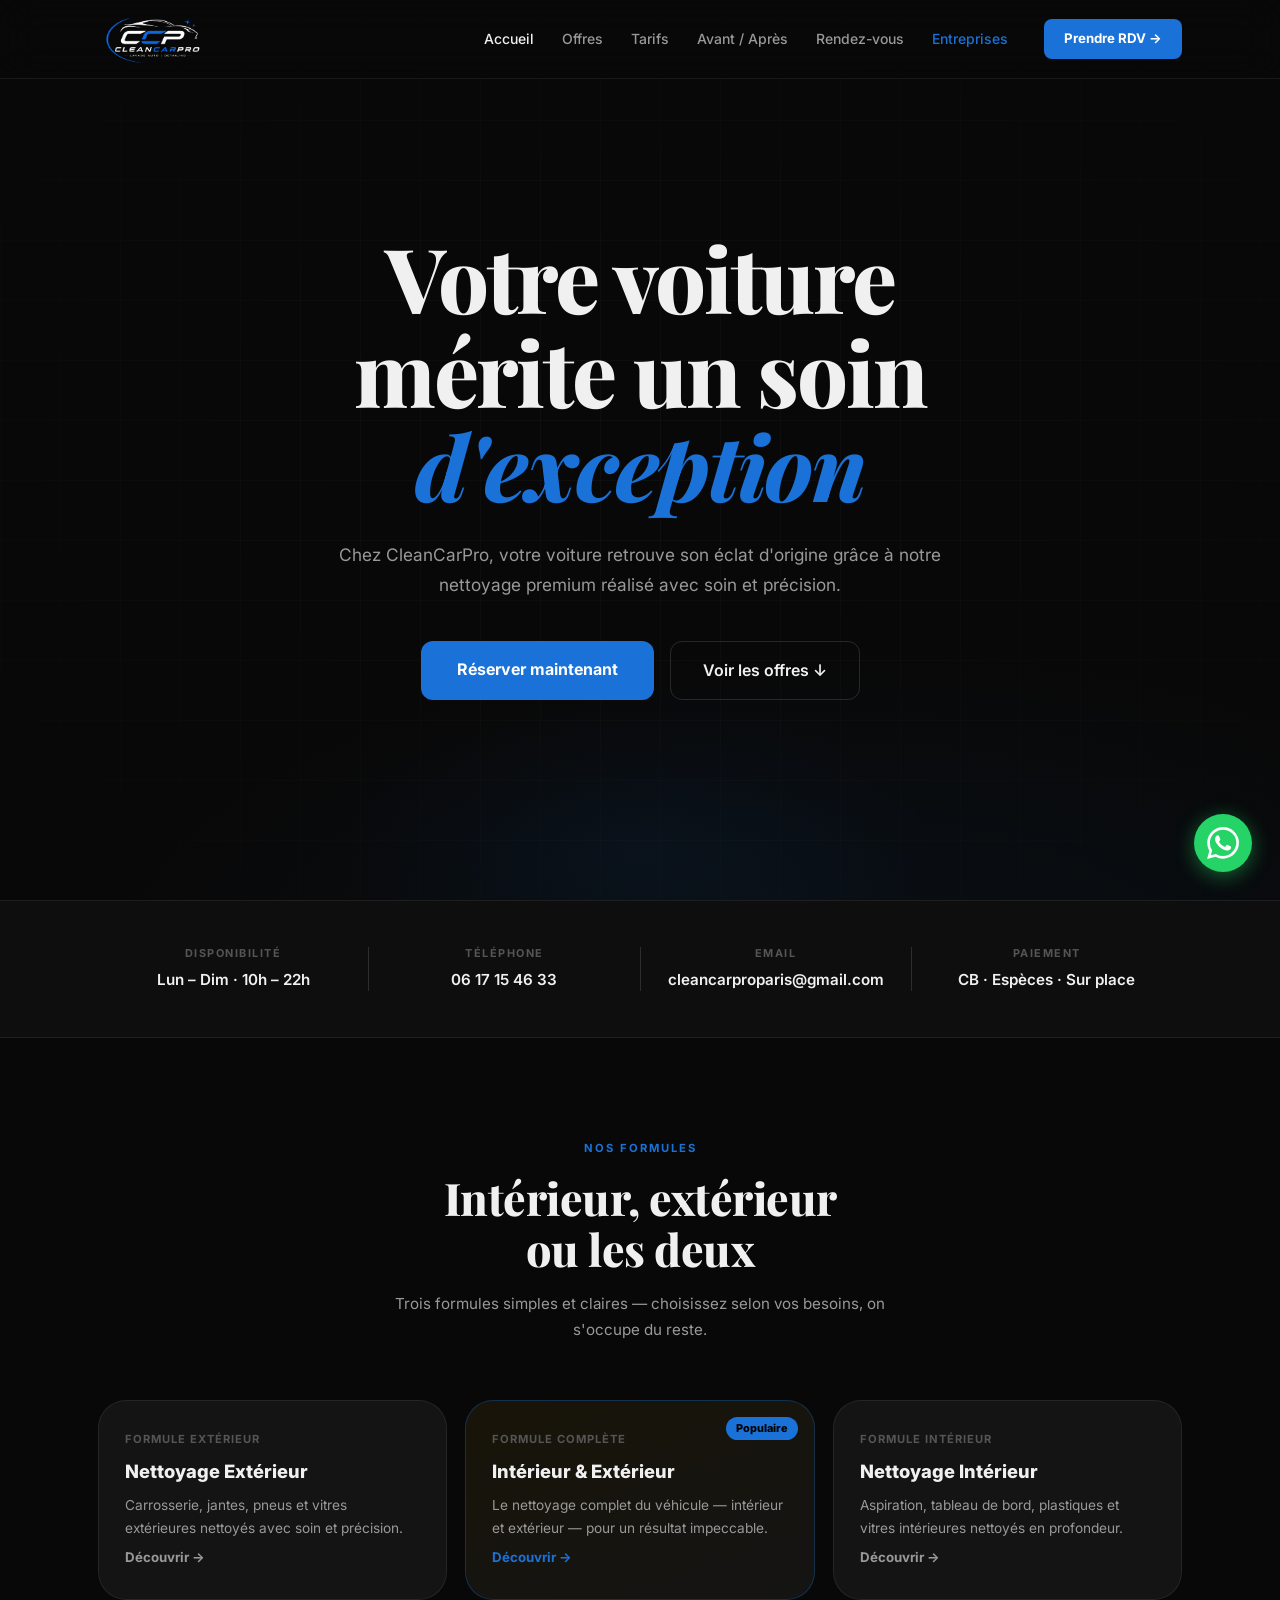
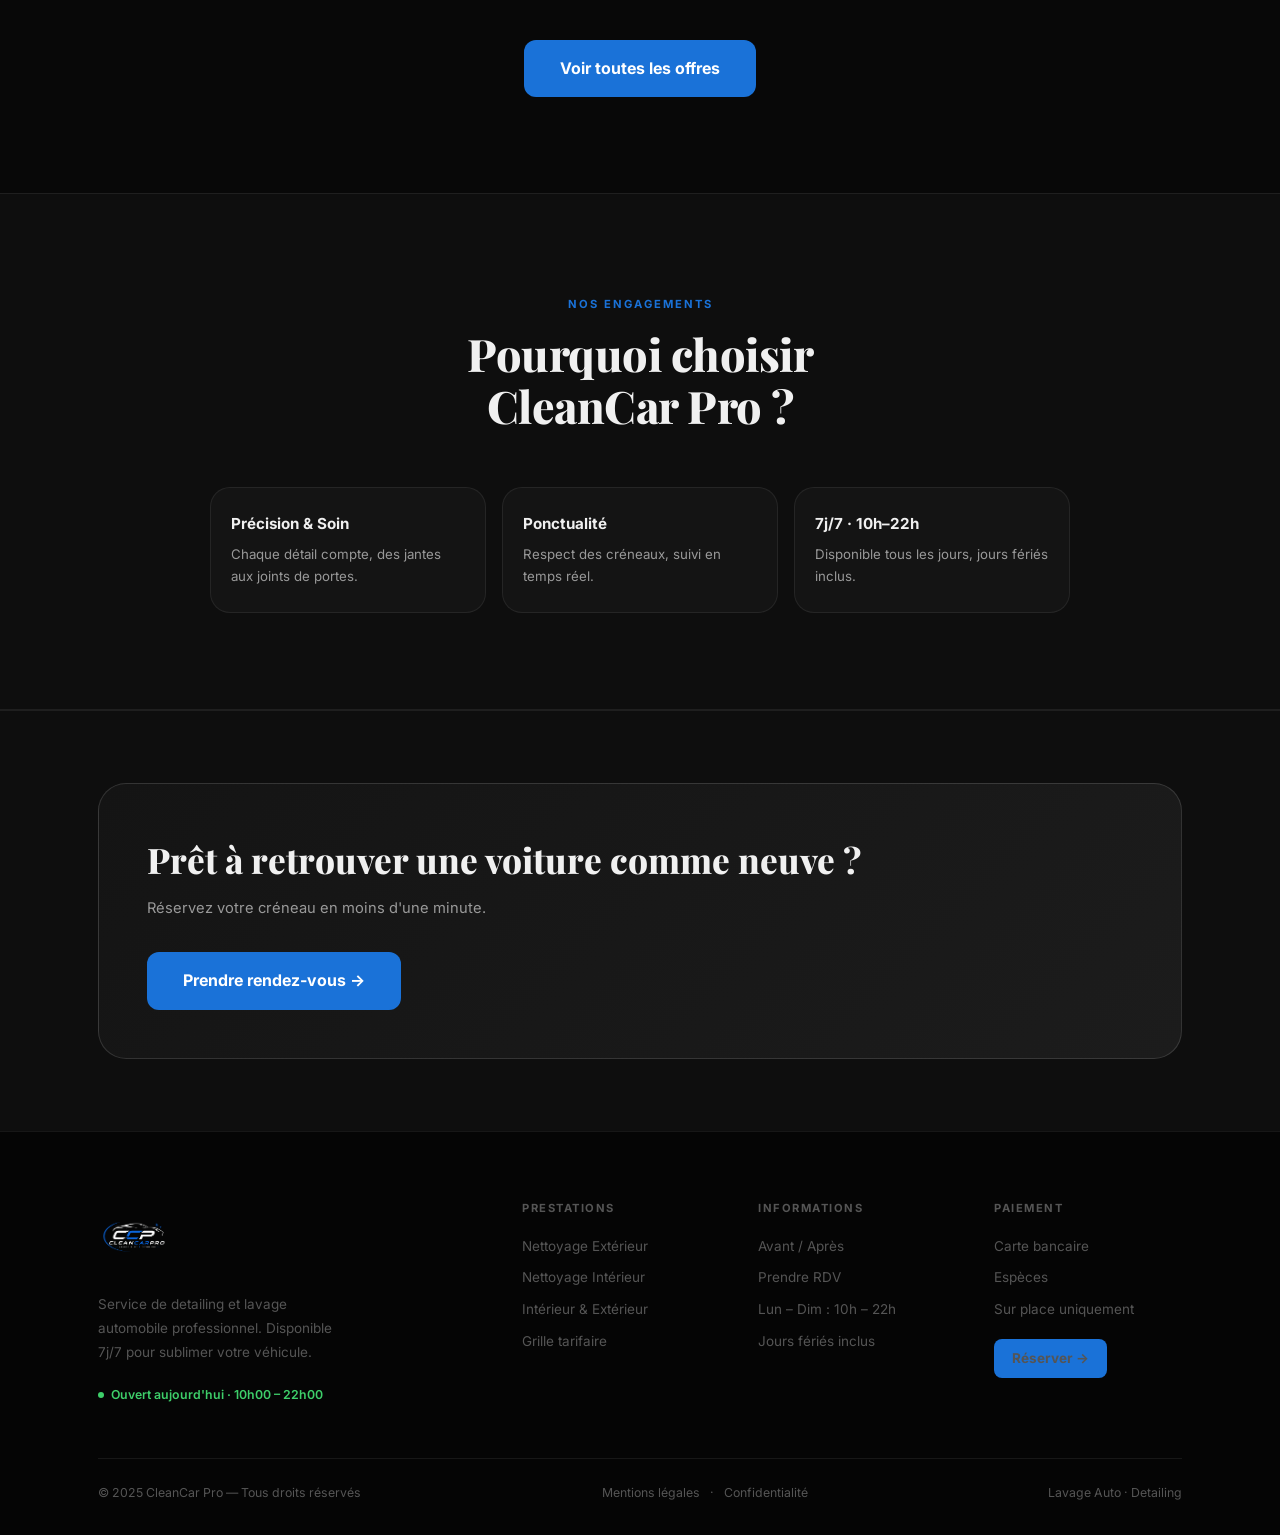
<file: index.html>
<!DOCTYPE html>
<html lang="fr">
<head> <meta charset="UTF-8"/> <link rel="icon" type="image/png" href="logo.png"/><link rel="apple-touch-icon" href="logo.png"/><meta name="viewport" content="width=device-width, initial-scale=1.0"/> <title>CleanCar Pro — Lavage Auto à Domicile | Paris & Île-de-France</title> <meta name="description" content="CleanCar Pro : lavage et nettoyage automobile à domicile sur Paris et région parisienne. Extérieur, intérieur ou pack complet. Déplacement gratuit, disponible 7j/7 de 10h à 22h."/> <link rel="stylesheet" href="style.css"/> <link href="https://fonts.googleapis.com/css2?family=Inter:wght@300;400;500;600;700;800;900&family=Playfair+Display:ital,wght@0,700;0,800;1,700;1,800&display=swap" rel="stylesheet"/>
</head>
<body> <nav id="navbar"> <div class="nav-inner"> <a href="index.html" class="logo"> <img src="logo.png" alt="CleanCar Pro" class="logo-img"/> </a> <ul class="nav-links"> <li><a href="index.html" class="active">Accueil</a></li> <li><a href="offres.html">Offres</a></li> <li><a href="tarifs.html">Tarifs</a></li> <li><a href="avant-apres.html">Avant / Après</a></li> <li><a href="rendez-vous.html">Rendez-vous</a></li> <li><a href="pro.html" style="color:var(--gold)">Entreprises</a></li> </ul> <a href="rendez-vous.html" class="nav-cta">Prendre RDV →</a> <button class="burger" id="burgerBtn" aria-label="Menu"><span></span><span></span><span></span></button> </div> <div class="mobile-nav" id="mobileNav"> <a href="index.html">Accueil</a> <a href="offres.html">Offres</a> <a href="tarifs.html">Tarifs</a> <a href="avant-apres.html">Avant / Après</a> <a href="rendez-vous.html">Rendez-vous</a> <a href="pro.html">Entreprises</a>
    <a href="rendez-vous.html" class="mobile-cta-link">Prendre RDV →</a> </div> </nav> <!--  HERO  --> <section id="hero"> <div class="hero-bg-grid"></div> <div class="hero-glow"></div> <div class="hero-inner"> <div class="hero-left"> <h1>Votre voiture<br/>mérite un soin<br/><em>d'exception</em></h1> <p class="hero-desc">Chez CleanCarPro, votre voiture retrouve son éclat d'origine grâce à notre nettoyage premium réalisé avec soin et précision.</p> <div class="hero-ctas"> <a href="rendez-vous.html" class="btn-gold">Réserver maintenant</a> <a href="offres.html" class="btn-ghost">Voir les offres ↓</a> </div> </div> </div> </section> <!-- INFO BAR --> <div class="info-bar"> <div class="container"> <div class="info-bar-row"> <div class="info-bar-item"> <div class="info-bar-label">Disponibilité</div> <div class="info-bar-value">Lun – Dim · 10h – 22h</div> </div> <div class="info-bar-sep"></div> <div class="info-bar-item"> <div class="info-bar-label">Téléphone</div> <div class="info-bar-value"><a href="tel:0617154633">06 17 15 46 33</a></div> </div> <div class="info-bar-sep"></div> <div class="info-bar-item"> <div class="info-bar-label">Email</div> <div class="info-bar-value"><a href="mailto:cleancarproparis@gmail.com">cleancarproparis@gmail.com</a></div> </div> <div class="info-bar-sep"></div> <div class="info-bar-item"> <div class="info-bar-label">Paiement</div> <div class="info-bar-value">CB · Espèces · Sur place</div> </div> </div> </div> </div> <!--  FORMULES APERÇU  --> <section class="section-light"> <div class="container"> <div class="section-header"> <div class="section-tag">Nos Formules</div> <h2>Intérieur, extérieur<br/>ou les deux</h2> <p>Trois formules simples et claires — choisissez selon vos besoins, on s'occupe du reste.</p> </div> <div class="cards-3"> <div class="offer-card" data-reveal> <div class="oc-tier">Formule Extérieur</div> <h3>Nettoyage Extérieur</h3> <p>Carrosserie, jantes, pneus et vitres extérieures nettoyés avec soin et précision.</p> <a href="offres.html" class="oc-link">Découvrir →</a> </div> <div class="offer-card featured" data-reveal> <div class="oc-pop">Populaire</div> <div class="oc-tier">Formule Complète</div> <h3>Intérieur & Extérieur</h3> <p>Le nettoyage complet du véhicule — intérieur et extérieur — pour un résultat impeccable.</p> <a href="offres.html" class="oc-link gold">Découvrir →</a> </div> <div class="offer-card" data-reveal> <div class="oc-tier">Formule Intérieur</div> <h3>Nettoyage Intérieur</h3> <p>Aspiration, tableau de bord, plastiques et vitres intérieures nettoyés en profondeur.</p> <a href="offres.html" class="oc-link">Découvrir →</a> </div> </div> <div class="center-cta"> <a href="offres.html" class="btn-gold">Voir toutes les offres</a> </div> </div> </section> <!--  POURQUOI NOUS  --> <section class="section-dark"> <div class="container"> <div class="section-header"> <div class="section-tag">Nos engagements</div> <h2>Pourquoi choisir<br/>CleanCar Pro ?</h2> </div> <div class="why-grid"> <div class="why-item" data-reveal><h4>Précision & Soin</h4><p>Chaque détail compte, des jantes aux joints de portes.</p></div> <div class="why-item" data-reveal><h4>Ponctualité</h4><p>Respect des créneaux, suivi en temps réel.</p></div> <div class="why-item" data-reveal><h4>7j/7 · 10h–22h</h4><p>Disponible tous les jours, jours fériés inclus.</p></div> </div> </div> </section> <!--  CTA BANNER  --> <section class="cta-banner"> <div class="container"> <div class="cta-banner-inner"> <div> <h2>Prêt à retrouver une voiture comme neuve ?</h2> <p>Réservez votre créneau en moins d'une minute.</p> </div> <a href="rendez-vous.html" class="btn-gold">Prendre rendez-vous →</a> </div> </div> </section> <footer id="site-footer"> <div class="container"> <div class="footer-top"> <div class="footer-brand"> <a href="index.html" class="logo" style="display:inline-block;margin-bottom:14px"> <img src="logo.png" alt="CleanCar Pro" class="footer-logo-img"/> </a> <p>Service de detailing et lavage automobile professionnel. Disponible 7j/7 pour sublimer votre véhicule.</p> <div class="footer-open"><span class="live-dot"></span> Ouvert aujourd'hui · 10h00 – 22h00</div> </div> <div class="footer-col"> <h5>Prestations</h5> <ul> <li><a href="offres.html">Nettoyage Extérieur</a></li> <li><a href="offres.html">Nettoyage Intérieur</a></li> <li><a href="offres.html">Intérieur & Extérieur</a></li> <li><a href="tarifs.html">Grille tarifaire</a></li> </ul> </div> <div class="footer-col"> <h5>Informations</h5> <ul> <li><a href="avant-apres.html">Avant / Après</a></li> <li><a href="rendez-vous.html">Prendre RDV</a></li> <li>Lun – Dim : 10h – 22h</li> <li>Jours fériés inclus</li> </ul> </div> <div class="footer-col"> <h5>Paiement</h5> <ul> <li> Carte bancaire</li> <li> Espèces</li> <li> Sur place uniquement</li> </ul> <a href="rendez-vous.html" class="footer-rdv">Réserver →</a> </div> </div> <div class="footer-bottom"> <span>© 2025 CleanCar Pro — Tous droits réservés</span> <div class="footer-legal-links"><a href="mentions-legales.html">Mentions légales</a><span>·</span><a href="confidentialite.html">Confidentialité</a></div> <span>Lavage Auto · Detailing</span> </div> </div> </footer> <script src="script.js"></script>
<a href="https://wa.me/33617154633" class="whatsapp-float" target="_blank" rel="noopener" aria-label="Nous contacter sur WhatsApp"><svg xmlns="http://www.w3.org/2000/svg" viewBox="0 0 24 24"><path d="M17.472 14.382c-.297-.149-1.758-.867-2.03-.967-.273-.099-.471-.148-.67.15-.197.297-.767.966-.94 1.164-.173.199-.347.223-.644.075-.297-.15-1.255-.463-2.39-1.475-.883-.788-1.48-1.761-1.653-2.059-.173-.297-.018-.458.13-.606.134-.133.298-.347.446-.52.149-.174.198-.298.298-.497.099-.198.05-.371-.025-.52-.075-.149-.669-1.612-.916-2.207-.242-.579-.487-.5-.669-.51-.173-.008-.371-.01-.57-.01-.198 0-.52.074-.792.372-.272.297-1.04 1.016-1.04 2.479 0 1.462 1.065 2.875 1.213 3.074.149.198 2.096 3.2 5.077 4.487.709.306 1.262.489 1.694.625.712.227 1.36.195 1.871.118.571-.085 1.758-.719 2.006-1.413.248-.694.248-1.289.173-1.413-.074-.124-.272-.198-.57-.347m-5.421 7.403h-.004a9.87 9.87 0 01-5.031-1.378l-.361-.214-3.741.982.998-3.648-.235-.374a9.86 9.86 0 01-1.51-5.26c.001-5.45 4.436-9.884 9.888-9.884 2.64 0 5.122 1.03 6.988 2.898a9.825 9.825 0 012.893 6.994c-.003 5.45-4.437 9.884-9.885 9.884m8.413-18.297A11.815 11.815 0 0012.05 0C5.495 0 .16 5.335.157 11.892c0 2.096.547 4.142 1.588 5.945L.057 24l6.305-1.654a11.882 11.882 0 005.683 1.448h.005c6.554 0 11.89-5.335 11.893-11.893a11.821 11.821 0 00-3.48-8.413z"/></svg></a>
</body>
</html>
</file>
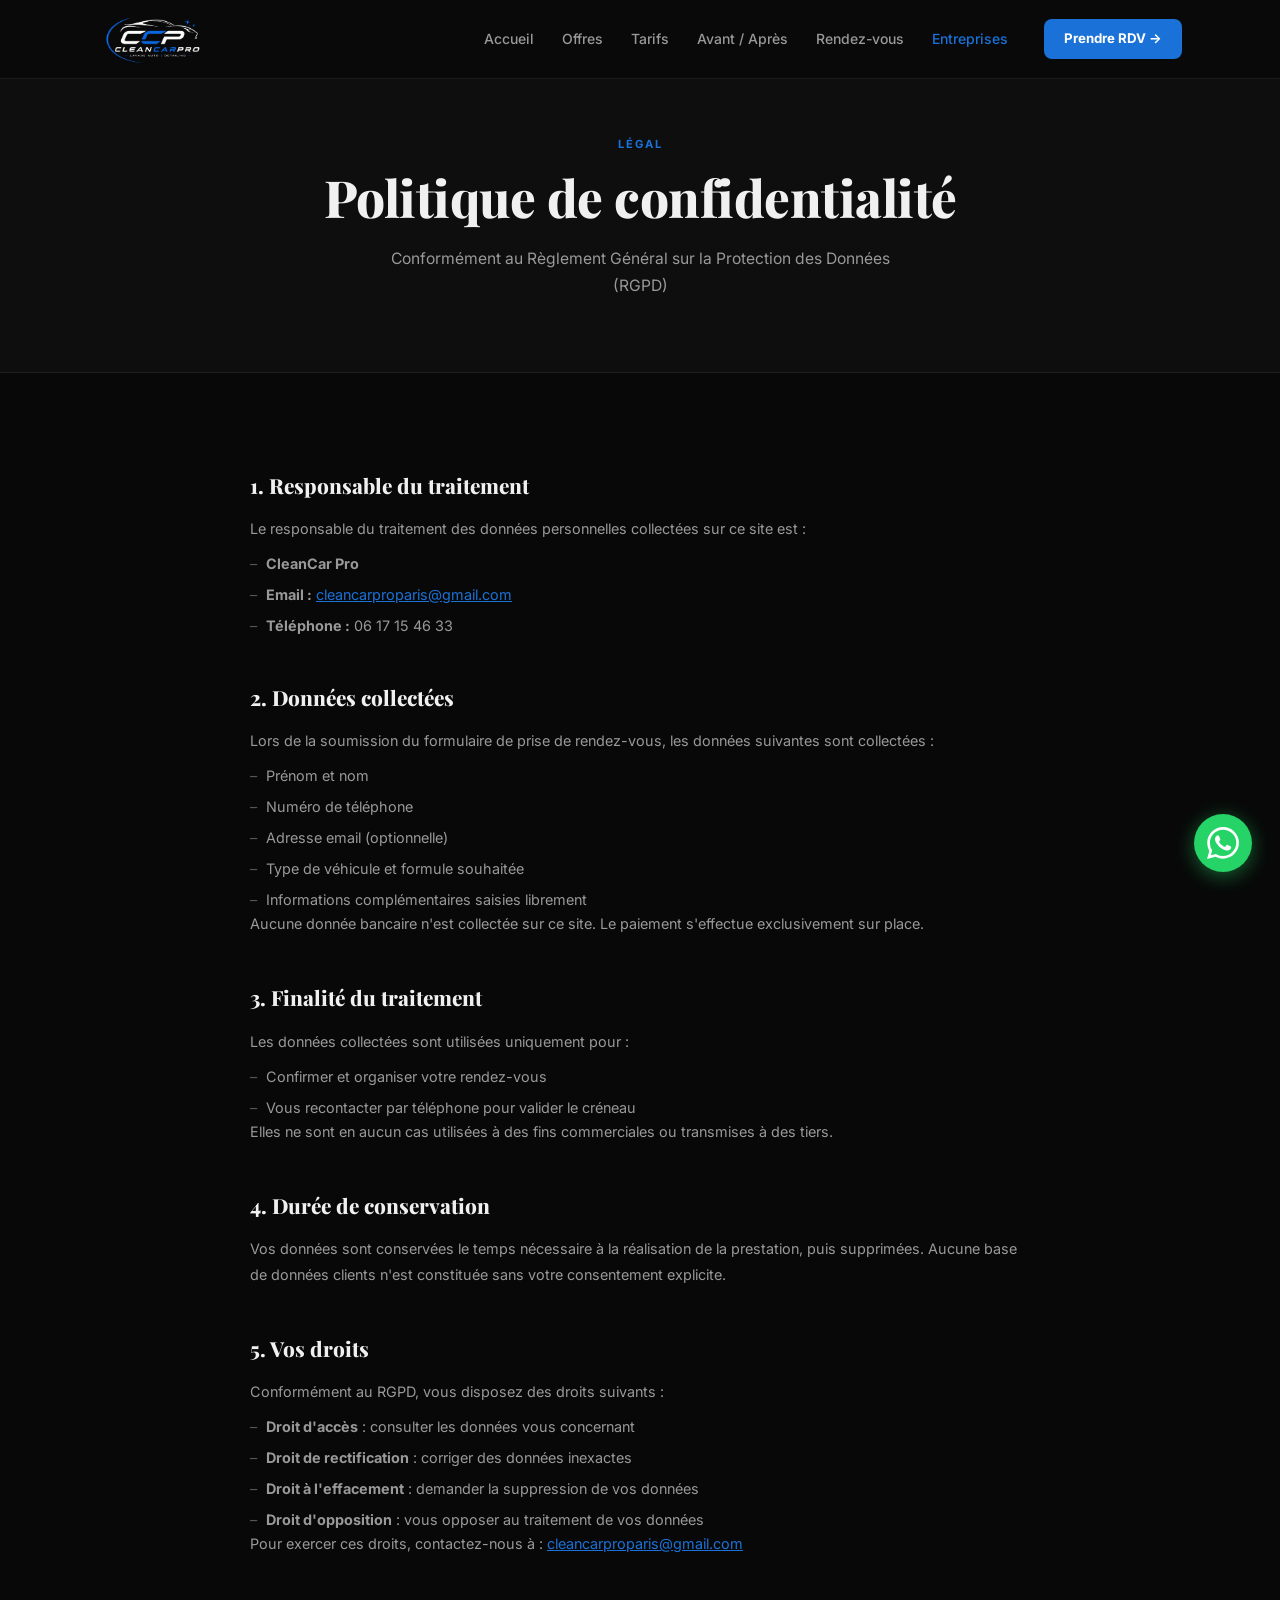
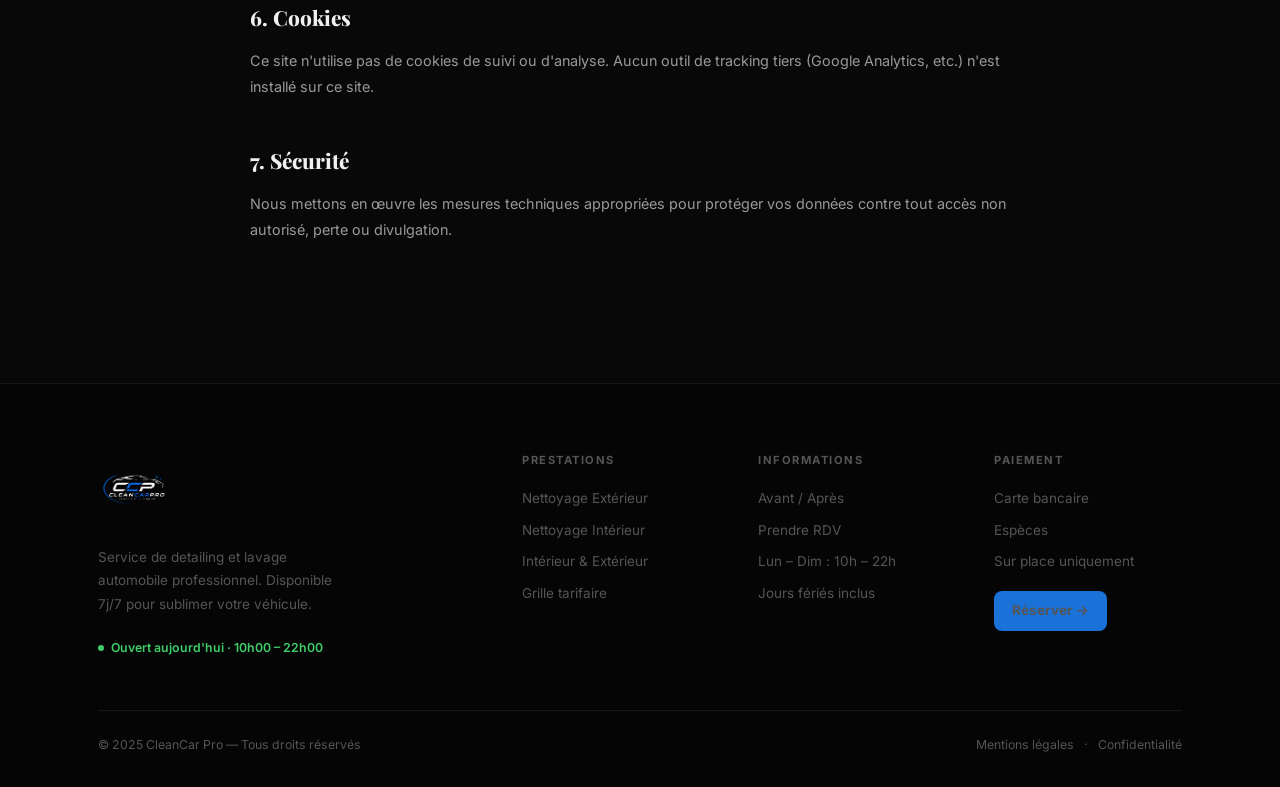
<file: confidentialite.html>
<!DOCTYPE html>
<html lang="fr">
<head> <meta charset="UTF-8"/> <link rel="icon" type="image/png" href="logo.png"/><link rel="apple-touch-icon" href="logo.png"/><meta name="viewport" content="width=device-width, initial-scale=1.0"/> <title>CleanCar Pro — Politique de confidentialité</title> <link rel="stylesheet" href="style.css"/> <link href="https://fonts.googleapis.com/css2?family=Inter:wght@300;400;500;600;700;800;900&family=Playfair+Display:ital,wght@0,700;0,800;1,700;1,800&display=swap" rel="stylesheet"/>
</head>
<body> <nav id="navbar"> <div class="nav-inner"> <a href="index.html" class="logo"> <img src="logo.png" alt="CleanCar Pro" class="logo-img"/> </a> <ul class="nav-links"> <li><a href="index.html">Accueil</a></li> <li><a href="offres.html">Offres</a></li> <li><a href="tarifs.html">Tarifs</a></li> <li><a href="avant-apres.html">Avant / Après</a></li> <li><a href="rendez-vous.html">Rendez-vous</a></li> <li><a href="pro.html" style="color:var(--gold)">Entreprises</a></li> </ul> <a href="rendez-vous.html" class="nav-cta">Prendre RDV →</a> <button class="burger" id="burgerBtn" aria-label="Menu"><span></span><span></span><span></span></button> </div> <div class="mobile-nav" id="mobileNav"> <a href="index.html">Accueil</a> <a href="offres.html">Offres</a> <a href="tarifs.html">Tarifs</a> <a href="avant-apres.html">Avant / Après</a> <a href="rendez-vous.html">Rendez-vous</a> <a href="pro.html">Entreprises</a>
    <a href="rendez-vous.html" class="mobile-cta-link">Prendre RDV →</a> </div> </nav>

<div class="page-hero"> <div class="container"> <div class="section-tag">Légal</div> <h1>Politique de confidentialité</h1> <p>Conformément au Règlement Général sur la Protection des Données (RGPD)</p> </div> </div>

<section class="section-light"> <div class="container"> <div class="legal-content">

<div class="legal-block">
<h2>1. Responsable du traitement</h2>
<p>Le responsable du traitement des données personnelles collectées sur ce site est :</p>
<ul>
<li><strong>CleanCar Pro</strong></li>
<li><strong>Email :</strong> <a href="mailto:cleancarproparis@gmail.com">cleancarproparis@gmail.com</a></li>
<li><strong>Téléphone :</strong> 06 17 15 46 33</li>
</ul>
</div>

<div class="legal-block">
<h2>2. Données collectées</h2>
<p>Lors de la soumission du formulaire de prise de rendez-vous, les données suivantes sont collectées :</p>
<ul>
<li>Prénom et nom</li>
<li>Numéro de téléphone</li>
<li>Adresse email (optionnelle)</li>
<li>Type de véhicule et formule souhaitée</li>
<li>Informations complémentaires saisies librement</li>
</ul>
<p>Aucune donnée bancaire n'est collectée sur ce site. Le paiement s'effectue exclusivement sur place.</p>
</div>

<div class="legal-block">
<h2>3. Finalité du traitement</h2>
<p>Les données collectées sont utilisées uniquement pour :</p>
<ul>
<li>Confirmer et organiser votre rendez-vous</li>
<li>Vous recontacter par téléphone pour valider le créneau</li>
</ul>
<p>Elles ne sont en aucun cas utilisées à des fins commerciales ou transmises à des tiers.</p>
</div>

<div class="legal-block">
<h2>4. Durée de conservation</h2>
<p>Vos données sont conservées le temps nécessaire à la réalisation de la prestation, puis supprimées. Aucune base de données clients n'est constituée sans votre consentement explicite.</p>
</div>

<div class="legal-block">
<h2>5. Vos droits</h2>
<p>Conformément au RGPD, vous disposez des droits suivants :</p>
<ul>
<li><strong>Droit d'accès</strong> : consulter les données vous concernant</li>
<li><strong>Droit de rectification</strong> : corriger des données inexactes</li>
<li><strong>Droit à l'effacement</strong> : demander la suppression de vos données</li>
<li><strong>Droit d'opposition</strong> : vous opposer au traitement de vos données</li>
</ul>
<p>Pour exercer ces droits, contactez-nous à : <a href="mailto:cleancarproparis@gmail.com">cleancarproparis@gmail.com</a></p>
</div>

<div class="legal-block">
<h2>6. Cookies</h2>
<p>Ce site n'utilise pas de cookies de suivi ou d'analyse. Aucun outil de tracking tiers (Google Analytics, etc.) n'est installé sur ce site.</p>
</div>

<div class="legal-block">
<h2>7. Sécurité</h2>
<p>Nous mettons en œuvre les mesures techniques appropriées pour protéger vos données contre tout accès non autorisé, perte ou divulgation.</p>
</div>

</div> </div> </section>

<footer id="site-footer"> <div class="container"> <div class="footer-top"> <div class="footer-brand"> <a href="index.html" class="logo" style="display:inline-block;margin-bottom:14px"> <img src="logo.png" alt="CleanCar Pro" class="footer-logo-img"/> </a> <p>Service de detailing et lavage automobile professionnel. Disponible 7j/7 pour sublimer votre véhicule.</p> <div class="footer-open"><span class="live-dot"></span> Ouvert aujourd'hui · 10h00 – 22h00</div> </div> <div class="footer-col"><h5>Prestations</h5><ul> <li><a href="offres.html">Nettoyage Extérieur</a></li> <li><a href="offres.html">Nettoyage Intérieur</a></li> <li><a href="offres.html">Intérieur &amp; Extérieur</a></li> <li><a href="tarifs.html">Grille tarifaire</a></li> </ul></div> <div class="footer-col"><h5>Informations</h5><ul> <li><a href="avant-apres.html">Avant / Après</a></li> <li><a href="rendez-vous.html">Prendre RDV</a></li> <li>Lun – Dim : 10h – 22h</li> <li>Jours fériés inclus</li> </ul></div> <div class="footer-col"><h5>Paiement</h5><ul> <li>Carte bancaire</li><li>Espèces</li><li>Sur place uniquement</li> </ul><a href="rendez-vous.html" class="footer-rdv">Réserver →</a></div> </div> <div class="footer-bottom"> <span>© 2025 CleanCar Pro — Tous droits réservés</span> <div class="footer-legal-links"><a href="mentions-legales.html">Mentions légales</a><span>·</span><a href="confidentialite.html">Confidentialité</a></div> </div> </div> </footer>
<script src="script.js"></script>
<a href="https://wa.me/33617154633" class="whatsapp-float" target="_blank" rel="noopener" aria-label="Nous contacter sur WhatsApp"><svg xmlns="http://www.w3.org/2000/svg" viewBox="0 0 24 24"><path d="M17.472 14.382c-.297-.149-1.758-.867-2.03-.967-.273-.099-.471-.148-.67.15-.197.297-.767.966-.94 1.164-.173.199-.347.223-.644.075-.297-.15-1.255-.463-2.39-1.475-.883-.788-1.48-1.761-1.653-2.059-.173-.297-.018-.458.13-.606.134-.133.298-.347.446-.52.149-.174.198-.298.298-.497.099-.198.05-.371-.025-.52-.075-.149-.669-1.612-.916-2.207-.242-.579-.487-.5-.669-.51-.173-.008-.371-.01-.57-.01-.198 0-.52.074-.792.372-.272.297-1.04 1.016-1.04 2.479 0 1.462 1.065 2.875 1.213 3.074.149.198 2.096 3.2 5.077 4.487.709.306 1.262.489 1.694.625.712.227 1.36.195 1.871.118.571-.085 1.758-.719 2.006-1.413.248-.694.248-1.289.173-1.413-.074-.124-.272-.198-.57-.347m-5.421 7.403h-.004a9.87 9.87 0 01-5.031-1.378l-.361-.214-3.741.982.998-3.648-.235-.374a9.86 9.86 0 01-1.51-5.26c.001-5.45 4.436-9.884 9.888-9.884 2.64 0 5.122 1.03 6.988 2.898a9.825 9.825 0 012.893 6.994c-.003 5.45-4.437 9.884-9.885 9.884m8.413-18.297A11.815 11.815 0 0012.05 0C5.495 0 .16 5.335.157 11.892c0 2.096.547 4.142 1.588 5.945L.057 24l6.305-1.654a11.882 11.882 0 005.683 1.448h.005c6.554 0 11.89-5.335 11.893-11.893a11.821 11.821 0 00-3.48-8.413z"/></svg></a>
</body>
</html>
</file>
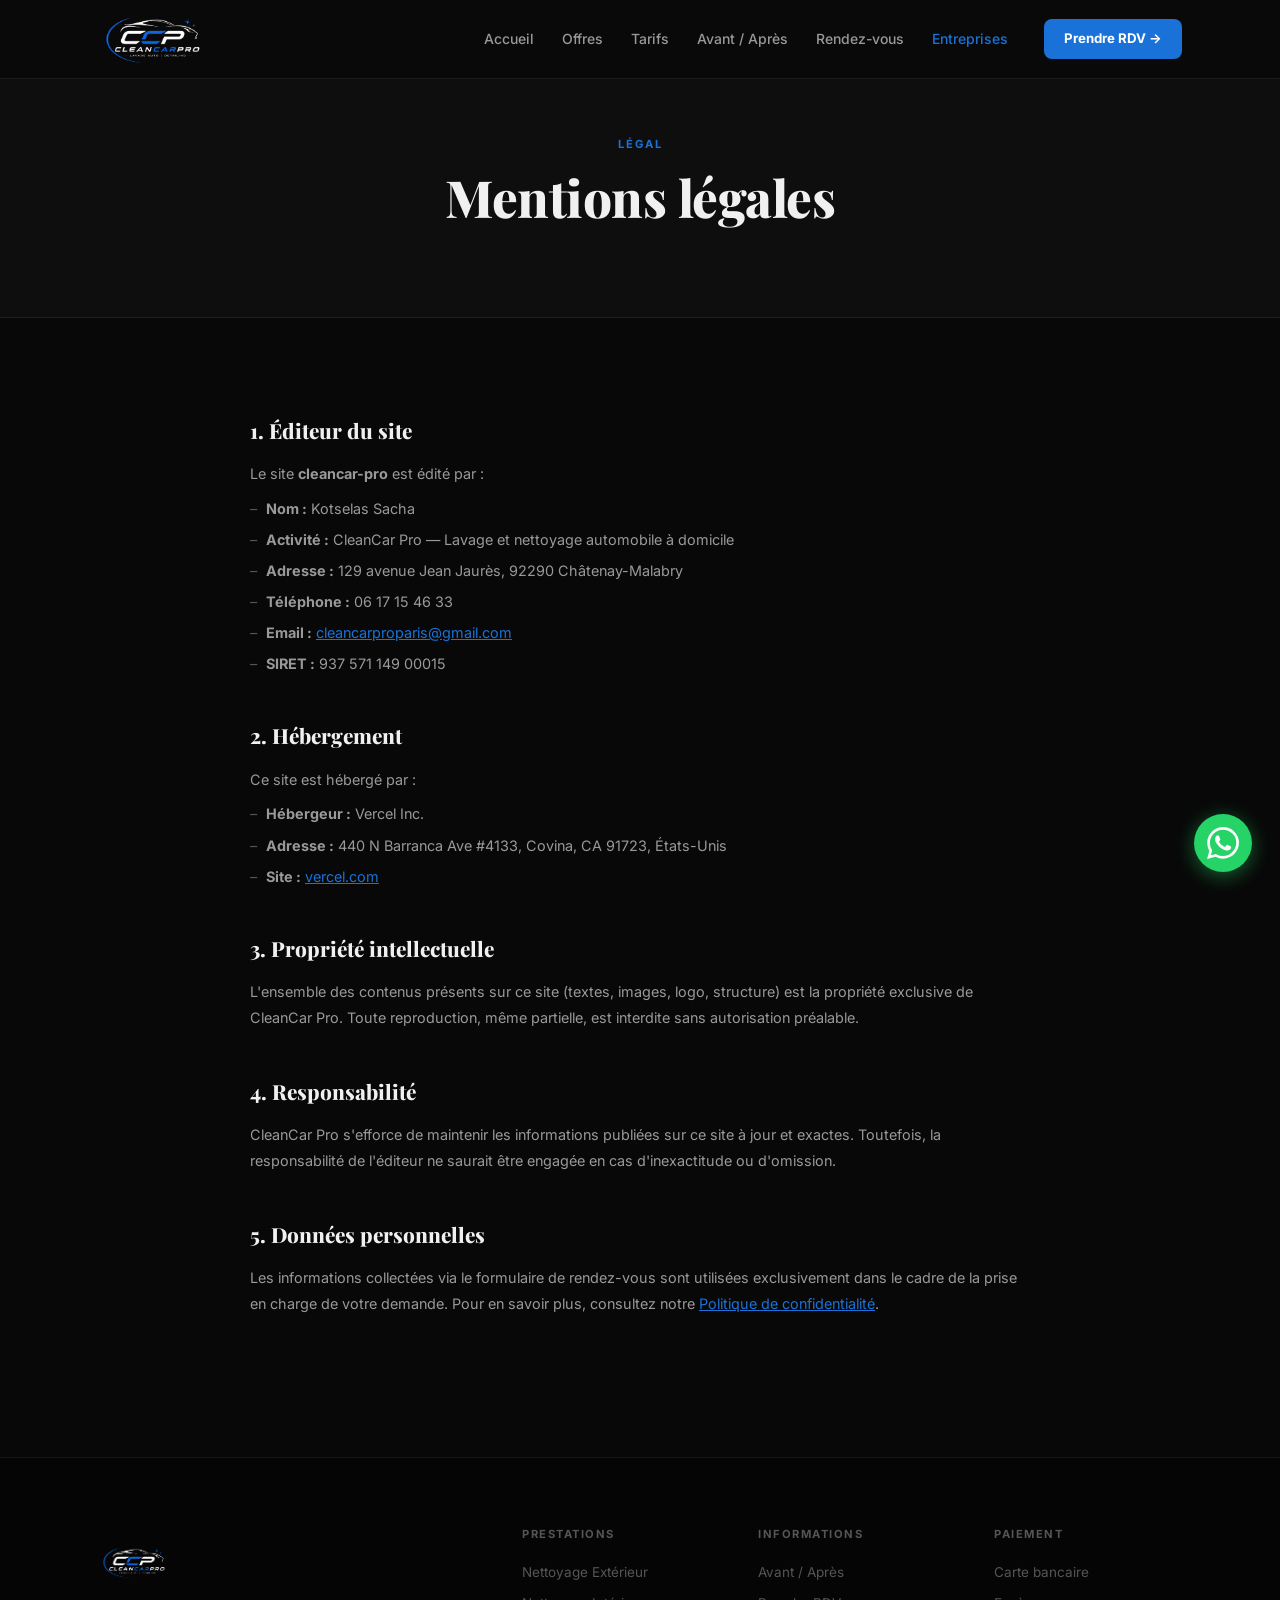
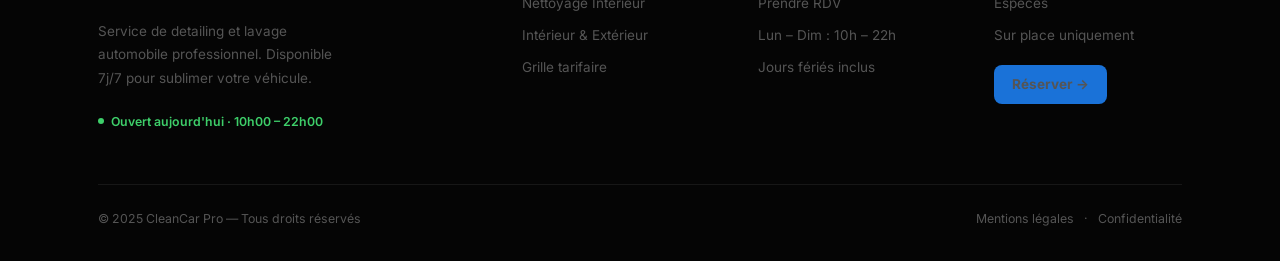
<file: mentions-legales.html>
<!DOCTYPE html>
<html lang="fr">
<head> <meta charset="UTF-8"/> <link rel="icon" type="image/png" href="logo.png"/><link rel="apple-touch-icon" href="logo.png"/><meta name="viewport" content="width=device-width, initial-scale=1.0"/> <title>CleanCar Pro — Mentions Légales</title> <link rel="stylesheet" href="style.css"/> <link href="https://fonts.googleapis.com/css2?family=Inter:wght@300;400;500;600;700;800;900&family=Playfair+Display:ital,wght@0,700;0,800;1,700;1,800&display=swap" rel="stylesheet"/>
</head>
<body> <nav id="navbar"> <div class="nav-inner"> <a href="index.html" class="logo"> <img src="logo.png" alt="CleanCar Pro" class="logo-img"/> </a> <ul class="nav-links"> <li><a href="index.html">Accueil</a></li> <li><a href="offres.html">Offres</a></li> <li><a href="tarifs.html">Tarifs</a></li> <li><a href="avant-apres.html">Avant / Après</a></li> <li><a href="rendez-vous.html">Rendez-vous</a></li> <li><a href="pro.html" style="color:var(--gold)">Entreprises</a></li> </ul> <a href="rendez-vous.html" class="nav-cta">Prendre RDV →</a> <button class="burger" id="burgerBtn" aria-label="Menu"><span></span><span></span><span></span></button> </div> <div class="mobile-nav" id="mobileNav"> <a href="index.html">Accueil</a> <a href="offres.html">Offres</a> <a href="tarifs.html">Tarifs</a> <a href="avant-apres.html">Avant / Après</a> <a href="rendez-vous.html">Rendez-vous</a> <a href="pro.html">Entreprises</a>
    <a href="rendez-vous.html" class="mobile-cta-link">Prendre RDV →</a> </div> </nav>

<div class="page-hero"> <div class="container"> <div class="section-tag">Légal</div> <h1>Mentions légales</h1> </div> </div>

<section class="section-light"> <div class="container"> <div class="legal-content">

<div class="legal-block">
<h2>1. Éditeur du site</h2>
<p>Le site <strong>cleancar-pro</strong> est édité par :</p>
<ul>
<li><strong>Nom :</strong> Kotselas Sacha</li>
<li><strong>Activité :</strong> CleanCar Pro — Lavage et nettoyage automobile à domicile</li>
<li><strong>Adresse :</strong> 129 avenue Jean Jaurès, 92290 Châtenay-Malabry</li>
<li><strong>Téléphone :</strong> 06 17 15 46 33</li>
<li><strong>Email :</strong> <a href="mailto:cleancarproparis@gmail.com">cleancarproparis@gmail.com</a></li>
<li><strong>SIRET :</strong> 937 571 149 00015</li>
</ul>
</div>

<div class="legal-block">
<h2>2. Hébergement</h2>
<p>Ce site est hébergé par :</p>
<ul>
<li><strong>Hébergeur :</strong> Vercel Inc.</li>
<li><strong>Adresse :</strong> 440 N Barranca Ave #4133, Covina, CA 91723, États-Unis</li>
<li><strong>Site :</strong> <a href="https://vercel.com" target="_blank">vercel.com</a></li>
</ul>
</div>

<div class="legal-block">
<h2>3. Propriété intellectuelle</h2>
<p>L'ensemble des contenus présents sur ce site (textes, images, logo, structure) est la propriété exclusive de CleanCar Pro. Toute reproduction, même partielle, est interdite sans autorisation préalable.</p>
</div>

<div class="legal-block">
<h2>4. Responsabilité</h2>
<p>CleanCar Pro s'efforce de maintenir les informations publiées sur ce site à jour et exactes. Toutefois, la responsabilité de l'éditeur ne saurait être engagée en cas d'inexactitude ou d'omission.</p>
</div>

<div class="legal-block">
<h2>5. Données personnelles</h2>
<p>Les informations collectées via le formulaire de rendez-vous sont utilisées exclusivement dans le cadre de la prise en charge de votre demande. Pour en savoir plus, consultez notre <a href="confidentialite.html">Politique de confidentialité</a>.</p>
</div>

</div> </div> </section>

<footer id="site-footer"> <div class="container"> <div class="footer-top"> <div class="footer-brand"> <a href="index.html" class="logo" style="display:inline-block;margin-bottom:14px"> <img src="logo.png" alt="CleanCar Pro" class="footer-logo-img"/> </a> <p>Service de detailing et lavage automobile professionnel. Disponible 7j/7 pour sublimer votre véhicule.</p> <div class="footer-open"><span class="live-dot"></span> Ouvert aujourd'hui · 10h00 – 22h00</div> </div> <div class="footer-col"><h5>Prestations</h5><ul> <li><a href="offres.html">Nettoyage Extérieur</a></li> <li><a href="offres.html">Nettoyage Intérieur</a></li> <li><a href="offres.html">Intérieur &amp; Extérieur</a></li> <li><a href="tarifs.html">Grille tarifaire</a></li> </ul></div> <div class="footer-col"><h5>Informations</h5><ul> <li><a href="avant-apres.html">Avant / Après</a></li> <li><a href="rendez-vous.html">Prendre RDV</a></li> <li>Lun – Dim : 10h – 22h</li> <li>Jours fériés inclus</li> </ul></div> <div class="footer-col"><h5>Paiement</h5><ul> <li>Carte bancaire</li><li>Espèces</li><li>Sur place uniquement</li> </ul><a href="rendez-vous.html" class="footer-rdv">Réserver →</a></div> </div> <div class="footer-bottom"> <span>© 2025 CleanCar Pro — Tous droits réservés</span> <div class="footer-legal-links"><a href="mentions-legales.html">Mentions légales</a><span>·</span><a href="confidentialite.html">Confidentialité</a></div> </div> </div> </footer>
<script src="script.js"></script>
<a href="https://wa.me/33617154633" class="whatsapp-float" target="_blank" rel="noopener" aria-label="Nous contacter sur WhatsApp"><svg xmlns="http://www.w3.org/2000/svg" viewBox="0 0 24 24"><path d="M17.472 14.382c-.297-.149-1.758-.867-2.03-.967-.273-.099-.471-.148-.67.15-.197.297-.767.966-.94 1.164-.173.199-.347.223-.644.075-.297-.15-1.255-.463-2.39-1.475-.883-.788-1.48-1.761-1.653-2.059-.173-.297-.018-.458.13-.606.134-.133.298-.347.446-.52.149-.174.198-.298.298-.497.099-.198.05-.371-.025-.52-.075-.149-.669-1.612-.916-2.207-.242-.579-.487-.5-.669-.51-.173-.008-.371-.01-.57-.01-.198 0-.52.074-.792.372-.272.297-1.04 1.016-1.04 2.479 0 1.462 1.065 2.875 1.213 3.074.149.198 2.096 3.2 5.077 4.487.709.306 1.262.489 1.694.625.712.227 1.36.195 1.871.118.571-.085 1.758-.719 2.006-1.413.248-.694.248-1.289.173-1.413-.074-.124-.272-.198-.57-.347m-5.421 7.403h-.004a9.87 9.87 0 01-5.031-1.378l-.361-.214-3.741.982.998-3.648-.235-.374a9.86 9.86 0 01-1.51-5.26c.001-5.45 4.436-9.884 9.888-9.884 2.64 0 5.122 1.03 6.988 2.898a9.825 9.825 0 012.893 6.994c-.003 5.45-4.437 9.884-9.885 9.884m8.413-18.297A11.815 11.815 0 0012.05 0C5.495 0 .16 5.335.157 11.892c0 2.096.547 4.142 1.588 5.945L.057 24l6.305-1.654a11.882 11.882 0 005.683 1.448h.005c6.554 0 11.89-5.335 11.893-11.893a11.821 11.821 0 00-3.48-8.413z"/></svg></a>
</body>
</html>
</file>
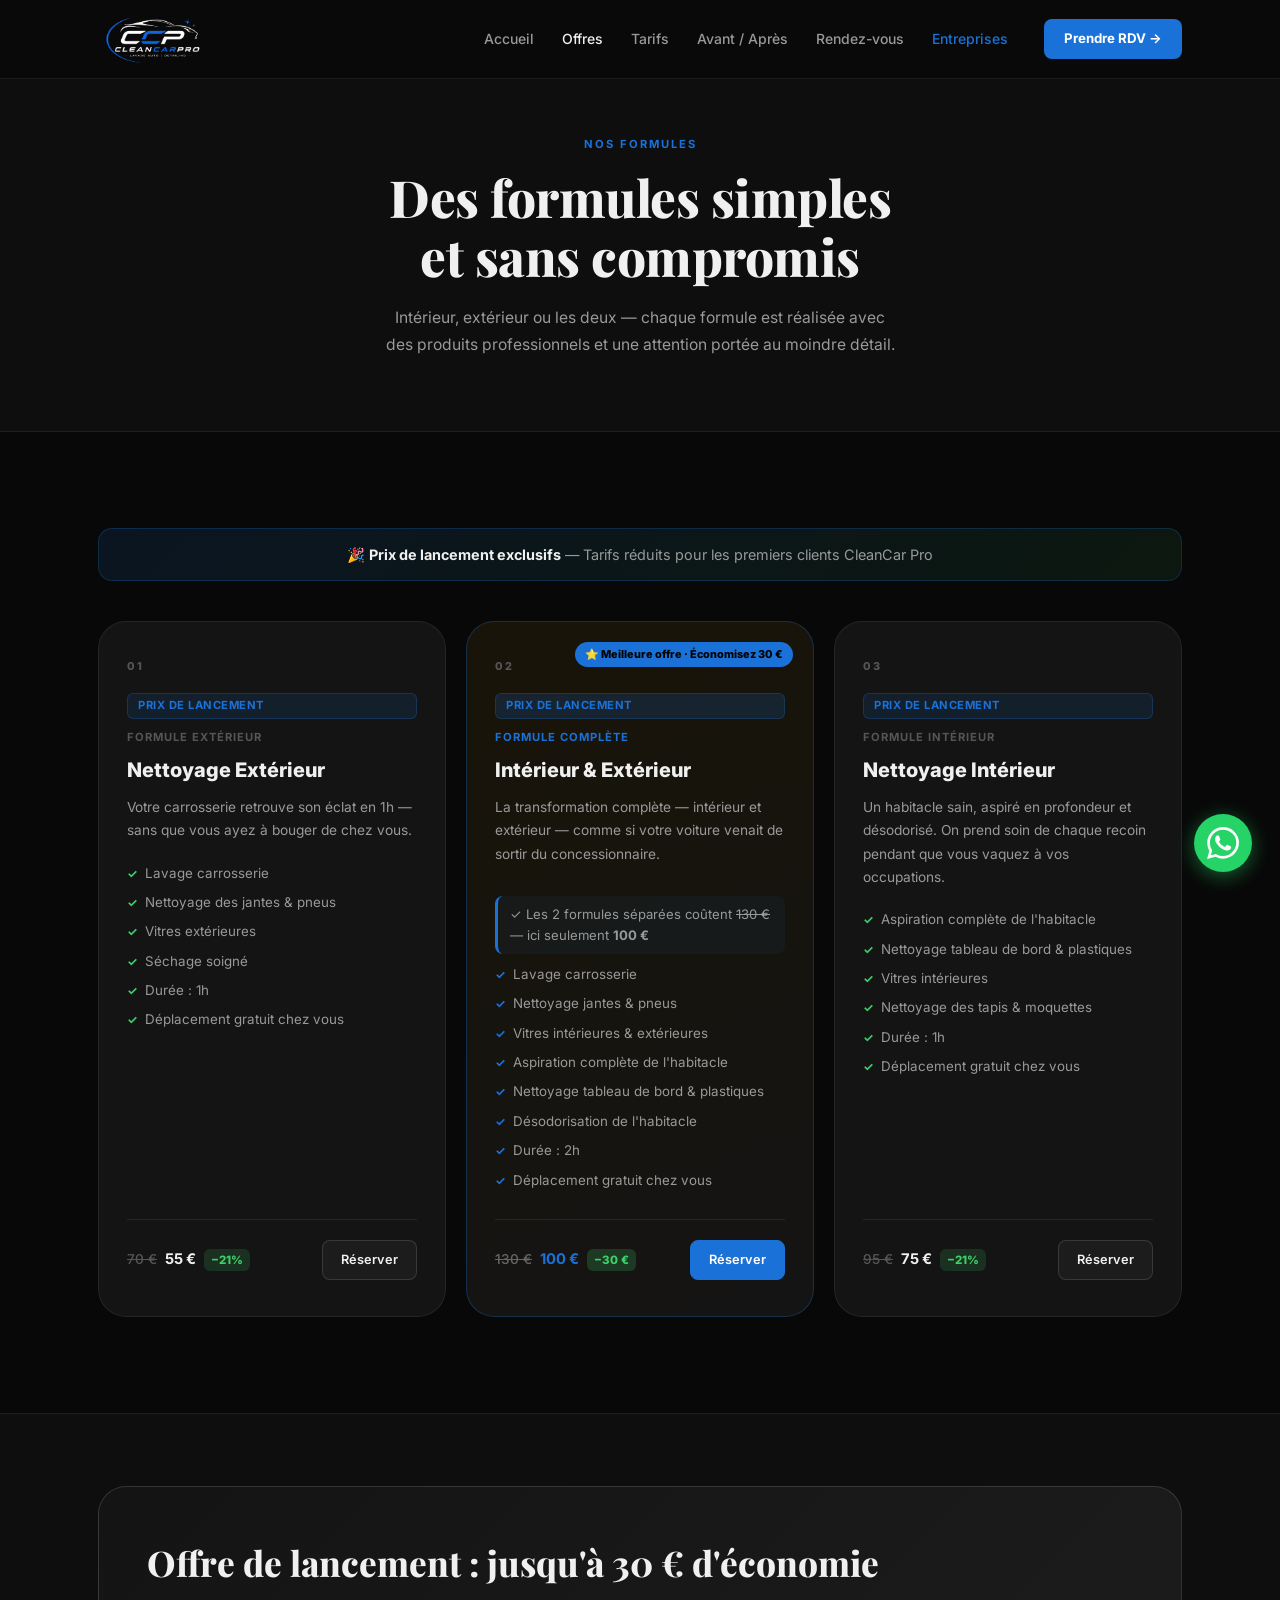
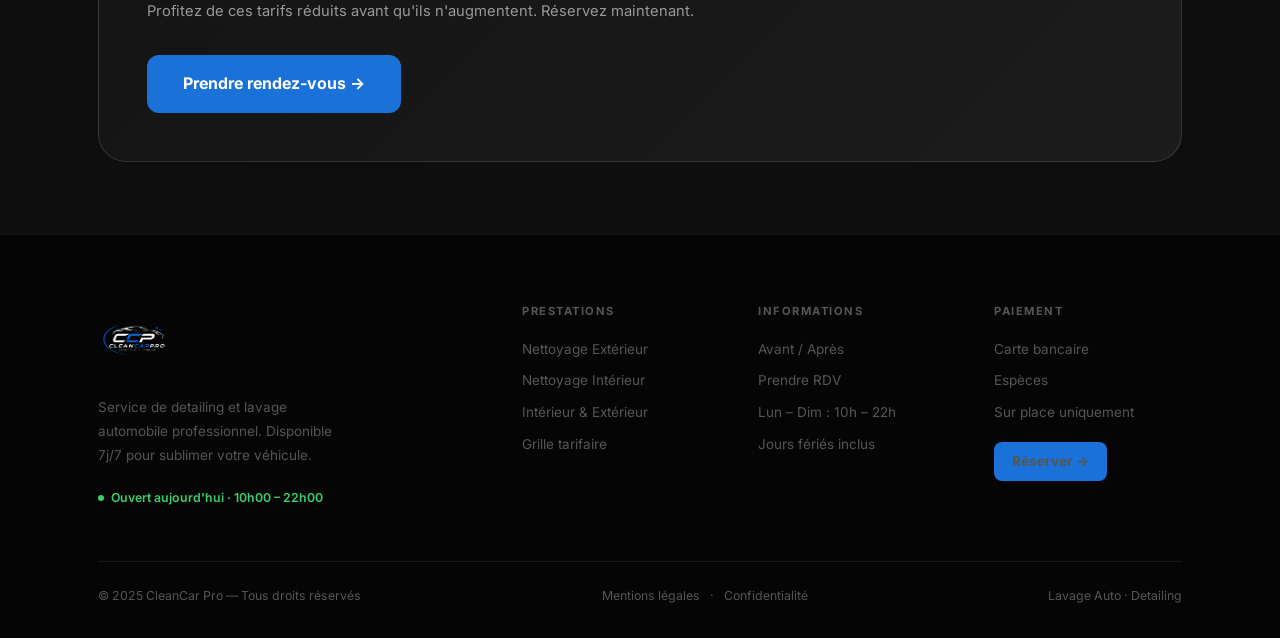
<file: offres.html>
<!DOCTYPE html>
<html lang="fr">
<head> <meta charset="UTF-8"/> <link rel="icon" type="image/png" href="logo.png"/><link rel="apple-touch-icon" href="logo.png"/><meta name="viewport" content="width=device-width, initial-scale=1.0"/> <title>CleanCar Pro — Nos Offres de Lavage Auto à Domicile</title> <meta name="description" content="Découvrez nos formules de nettoyage automobile à domicile : Extérieur (55€), Intérieur (75€) ou pack Intérieur & Extérieur (100€). Déplacement gratuit, 7j/7."/> <link rel="stylesheet" href="style.css"/> <link href="https://fonts.googleapis.com/css2?family=Inter:wght@300;400;500;600;700;800;900&family=Playfair+Display:ital,wght@0,700;0,800;1,700;1,800&display=swap" rel="stylesheet"/>
</head>
<body> <nav id="navbar"> <div class="nav-inner"> <a href="index.html" class="logo"> <img src="logo.png" alt="CleanCar Pro" class="logo-img"/> </a> <ul class="nav-links"> <li><a href="index.html">Accueil</a></li> <li><a href="offres.html" class="active">Offres</a></li> <li><a href="tarifs.html">Tarifs</a></li> <li><a href="avant-apres.html">Avant / Après</a></li> <li><a href="rendez-vous.html">Rendez-vous</a></li> <li><a href="pro.html" style="color:var(--gold)">Entreprises</a></li> </ul> <a href="rendez-vous.html" class="nav-cta">Prendre RDV →</a> <button class="burger" id="burgerBtn" aria-label="Menu"><span></span><span></span><span></span></button> </div> <div class="mobile-nav" id="mobileNav"> <a href="index.html">Accueil</a> <a href="offres.html">Offres</a> <a href="tarifs.html">Tarifs</a> <a href="avant-apres.html">Avant / Après</a> <a href="rendez-vous.html">Rendez-vous</a> <a href="pro.html">Entreprises</a>
    <a href="rendez-vous.html" class="mobile-cta-link">Prendre RDV →</a> </div> </nav> <!--  PAGE HERO  --> <div class="page-hero"> <div class="container"> <div class="section-tag">Nos Formules</div> <h1>Des formules simples<br/>et sans compromis</h1> <p>Intérieur, extérieur ou les deux — chaque formule est réalisée avec des produits professionnels et une attention portée au moindre détail.</p> </div> </div> <!--  3 FORMULES  --> <section class="section-light"> <div class="container"> <div class="promo-banner-top" data-reveal>
  🎉 <strong>Prix de lancement exclusifs</strong> — Tarifs réduits pour les premiers clients CleanCar Pro
</div>
<div class="services-layout"> <div class="svc-card" data-reveal> <div class="svc-num">01</div> <div class="svc-launch-tag">Prix de lancement</div> <div class="svc-icon-wrap"></div> <div class="svc-tier">Formule Extérieur</div> <h3>Nettoyage Extérieur</h3> <p>Votre carrosserie retrouve son éclat en 1h — sans que vous ayez à bouger de chez vous.</p> <ul class="svc-list"> <li>Lavage carrosserie</li> <li>Nettoyage des jantes &amp; pneus</li> <li>Vitres extérieures</li> <li>Séchage soigné</li> <li>Durée : 1h</li> <li>Déplacement gratuit chez vous</li> </ul> <div class="svc-bottom"> <div class="svc-price-block"> <span class="svc-price-old">70 €</span> <span class="svc-price"><strong>55 €</strong></span> <span class="svc-save-badge">−21%</span> </div> <a href="rendez-vous.html" class="btn-svc">Réserver</a> </div> </div> <div class="svc-card svc-featured" data-reveal> <div class="svc-pop-badge">⭐ Meilleure offre · Économisez 30 €</div> <div class="svc-num">02</div> <div class="svc-launch-tag gold-tag">Prix de lancement</div> <div class="svc-icon-wrap"></div> <div class="svc-tier gold">Formule Complète</div> <h3>Intérieur &amp; Extérieur</h3> <p>La transformation complète — intérieur et extérieur — comme si votre voiture venait de sortir du concessionnaire.</p> <div class="svc-combo-savings">✓ Les 2 formules séparées coûtent <s>130 €</s> — ici seulement <strong>100 €</strong></div> <ul class="svc-list"> <li>Lavage carrosserie</li> <li>Nettoyage jantes &amp; pneus</li> <li>Vitres intérieures &amp; extérieures</li> <li>Aspiration complète de l'habitacle</li> <li>Nettoyage tableau de bord &amp; plastiques</li> <li>Désodorisation de l'habitacle</li> <li>Durée : 2h</li> <li>Déplacement gratuit chez vous</li> </ul> <div class="svc-bottom"> <div class="svc-price-block"> <span class="svc-price-old gold-old">130 €</span> <span class="svc-price"><strong class="gold-text">100 €</strong></span> <span class="svc-save-badge green-badge">−30 €</span> </div> <a href="rendez-vous.html" class="btn-svc btn-svc-gold">Réserver</a> </div> </div> <div class="svc-card" data-reveal> <div class="svc-num">03</div> <div class="svc-launch-tag">Prix de lancement</div> <div class="svc-icon-wrap"></div> <div class="svc-tier">Formule Intérieur</div> <h3>Nettoyage Intérieur</h3> <p>Un habitacle sain, aspiré en profondeur et désodorisé. On prend soin de chaque recoin pendant que vous vaquez à vos occupations.</p> <ul class="svc-list"> <li>Aspiration complète de l'habitacle</li> <li>Nettoyage tableau de bord &amp; plastiques</li> <li>Vitres intérieures</li> <li>Nettoyage des tapis &amp; moquettes</li> <li>Durée : 1h</li> <li>Déplacement gratuit chez vous</li> </ul> <div class="svc-bottom"> <div class="svc-price-block"> <span class="svc-price-old">95 €</span> <span class="svc-price"><strong>75 €</strong></span> <span class="svc-save-badge">−21%</span> </div> <a href="rendez-vous.html" class="btn-svc">Réserver</a> </div> </div> </div> </div> </section> <!--  CTA  --> <section class="cta-banner"> <div class="container"> <div class="cta-banner-inner"> <div> <h2>Offre de lancement : jusqu'à 30 € d'économie</h2> <p>Profitez de ces tarifs réduits avant qu'ils n'augmentent. Réservez maintenant.</p> </div> <a href="rendez-vous.html" class="btn-gold">Prendre rendez-vous →</a> </div> </div> </section> <footer id="site-footer"> <div class="container"> <div class="footer-top"> <div class="footer-brand"> <a href="index.html" class="logo" style="display:inline-block;margin-bottom:14px"> <img src="logo.png" alt="CleanCar Pro" class="footer-logo-img"/> </a> <p>Service de detailing et lavage automobile professionnel. Disponible 7j/7 pour sublimer votre véhicule.</p> <div class="footer-open"><span class="live-dot"></span> Ouvert aujourd'hui · 10h00 – 22h00</div> </div> <div class="footer-col"><h5>Prestations</h5><ul> <li><a href="offres.html">Nettoyage Extérieur</a></li> <li><a href="offres.html">Nettoyage Intérieur</a></li> <li><a href="offres.html">Intérieur & Extérieur</a></li> <li><a href="tarifs.html">Grille tarifaire</a></li> </ul></div> <div class="footer-col"><h5>Informations</h5><ul> <li><a href="avant-apres.html">Avant / Après</a></li> <li><a href="rendez-vous.html">Prendre RDV</a></li> <li>Lun – Dim : 10h – 22h</li> <li>Jours fériés inclus</li> </ul></div> <div class="footer-col"><h5>Paiement</h5><ul> <li> Carte bancaire</li><li> Espèces</li><li> Sur place uniquement</li> </ul><a href="rendez-vous.html" class="footer-rdv">Réserver →</a></div> </div> <div class="footer-bottom"> <span>© 2025 CleanCar Pro — Tous droits réservés</span> <div class="footer-legal-links"><a href="mentions-legales.html">Mentions légales</a><span>·</span><a href="confidentialite.html">Confidentialité</a></div> <span>Lavage Auto · Detailing</span> </div> </div> </footer> <script src="script.js"></script>
<a href="https://wa.me/33617154633" class="whatsapp-float" target="_blank" rel="noopener" aria-label="Nous contacter sur WhatsApp"><svg xmlns="http://www.w3.org/2000/svg" viewBox="0 0 24 24"><path d="M17.472 14.382c-.297-.149-1.758-.867-2.03-.967-.273-.099-.471-.148-.67.15-.197.297-.767.966-.94 1.164-.173.199-.347.223-.644.075-.297-.15-1.255-.463-2.39-1.475-.883-.788-1.48-1.761-1.653-2.059-.173-.297-.018-.458.13-.606.134-.133.298-.347.446-.52.149-.174.198-.298.298-.497.099-.198.05-.371-.025-.52-.075-.149-.669-1.612-.916-2.207-.242-.579-.487-.5-.669-.51-.173-.008-.371-.01-.57-.01-.198 0-.52.074-.792.372-.272.297-1.04 1.016-1.04 2.479 0 1.462 1.065 2.875 1.213 3.074.149.198 2.096 3.2 5.077 4.487.709.306 1.262.489 1.694.625.712.227 1.36.195 1.871.118.571-.085 1.758-.719 2.006-1.413.248-.694.248-1.289.173-1.413-.074-.124-.272-.198-.57-.347m-5.421 7.403h-.004a9.87 9.87 0 01-5.031-1.378l-.361-.214-3.741.982.998-3.648-.235-.374a9.86 9.86 0 01-1.51-5.26c.001-5.45 4.436-9.884 9.888-9.884 2.64 0 5.122 1.03 6.988 2.898a9.825 9.825 0 012.893 6.994c-.003 5.45-4.437 9.884-9.885 9.884m8.413-18.297A11.815 11.815 0 0012.05 0C5.495 0 .16 5.335.157 11.892c0 2.096.547 4.142 1.588 5.945L.057 24l6.305-1.654a11.882 11.882 0 005.683 1.448h.005c6.554 0 11.89-5.335 11.893-11.893a11.821 11.821 0 00-3.48-8.413z"/></svg></a>
</body>
</html>
</file>
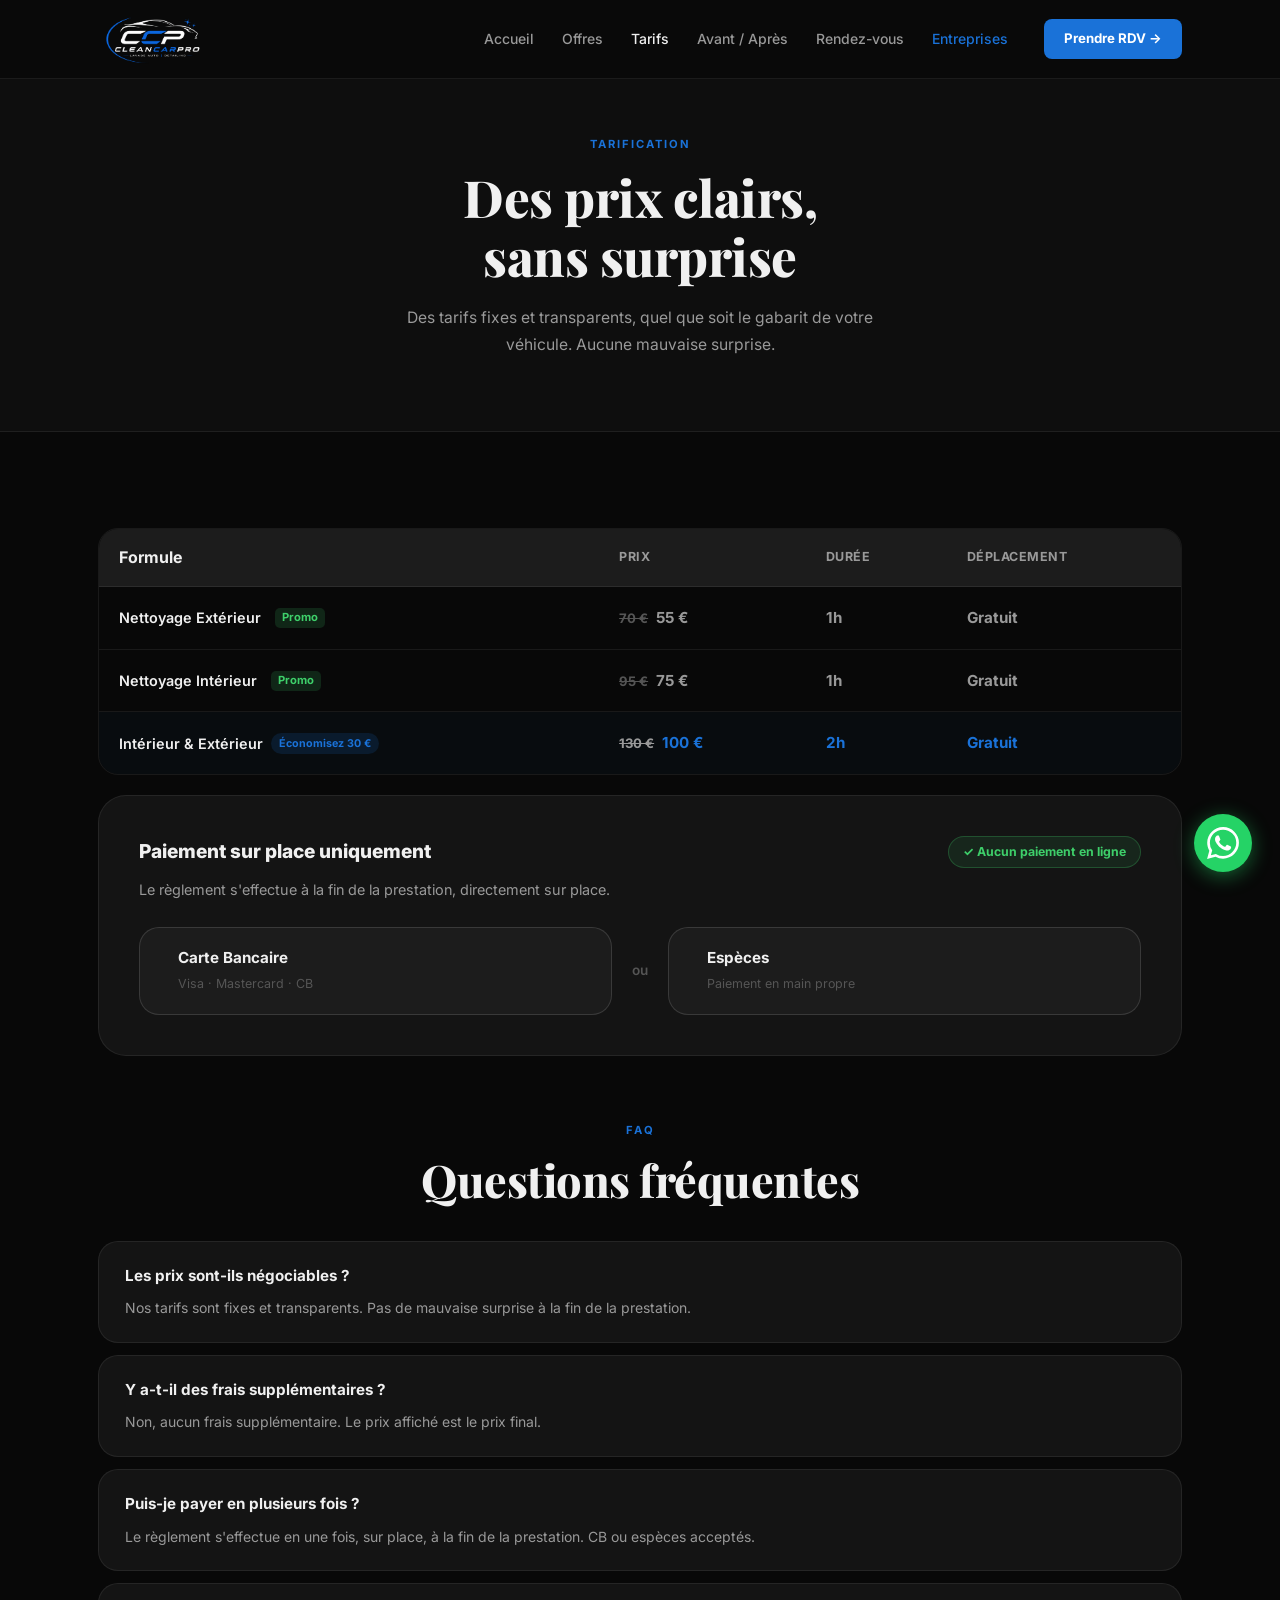
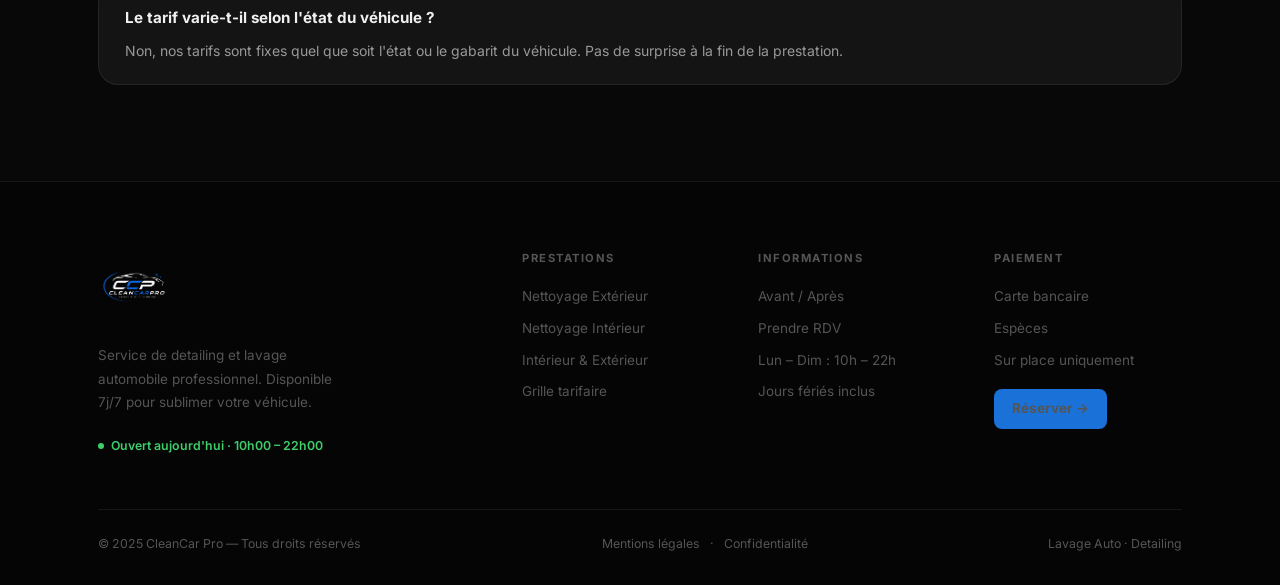
<file: tarifs.html>
<!DOCTYPE html>
<html lang="fr">
<head> <meta charset="UTF-8"/> <link rel="icon" type="image/png" href="logo.png"/><link rel="apple-touch-icon" href="logo.png"/><meta name="viewport" content="width=device-width, initial-scale=1.0"/> <title>CleanCar Pro — Tarifs Lavage Auto à Domicile</title> <meta name="description" content="Tarifs clairs et sans surprise : Nettoyage Extérieur 55€, Intérieur 75€, Intérieur & Extérieur 100€. Déplacement gratuit partout en Île-de-France."/> <link rel="stylesheet" href="style.css"/> <link href="https://fonts.googleapis.com/css2?family=Inter:wght@300;400;500;600;700;800;900&family=Playfair+Display:ital,wght@0,700;0,800;1,700;1,800&display=swap" rel="stylesheet"/>
</head>
<body> <nav id="navbar"> <div class="nav-inner"> <a href="index.html" class="logo"> <img src="logo.png" alt="CleanCar Pro" class="logo-img"/> </a> <ul class="nav-links"> <li><a href="index.html">Accueil</a></li> <li><a href="offres.html">Offres</a></li> <li><a href="tarifs.html" class="active">Tarifs</a></li> <li><a href="avant-apres.html">Avant / Après</a></li> <li><a href="rendez-vous.html">Rendez-vous</a></li> <li><a href="pro.html" style="color:var(--gold)">Entreprises</a></li> </ul> <a href="rendez-vous.html" class="nav-cta">Prendre RDV →</a> <button class="burger" id="burgerBtn" aria-label="Menu"><span></span><span></span><span></span></button> </div> <div class="mobile-nav" id="mobileNav"> <a href="index.html">Accueil</a> <a href="offres.html">Offres</a> <a href="tarifs.html">Tarifs</a> <a href="avant-apres.html">Avant / Après</a> <a href="rendez-vous.html">Rendez-vous</a> <a href="pro.html">Entreprises</a>
    <a href="rendez-vous.html" class="mobile-cta-link">Prendre RDV →</a> </div> </nav> <div class="page-hero"> <div class="container"> <div class="section-tag">Tarification</div> <h1>Des prix clairs,<br/>sans surprise</h1> <p>Des tarifs fixes et transparents, quel que soit le gabarit de votre véhicule. Aucune mauvaise surprise.</p> </div> </div> <section class="section-light"> <div class="container"> <!-- TABLEAU --> <div class="tarif-wrap"> <table class="tarif-table"> <thead> <tr> <th>Formule</th> <th><div class="th-inner">Prix</div></th> <th><div class="th-inner">Durée</div></th> <th><div class="th-inner">Déplacement</div></th> </tr> </thead> <tbody>
  <tr>
    <td><div class="tarif-name">Nettoyage Extérieur <span class="tarif-promo-tag">Promo</span></div></td>
    <td><span class="price"><s class="price-old-sm">70 €</s> <strong>55 €</strong></span></td>
    <td><span class="price">1h</span></td>
    <td><span class="price">Gratuit</span></td>
  </tr>
  <tr>
    <td><div class="tarif-name">Nettoyage Intérieur <span class="tarif-promo-tag">Promo</span></div></td>
    <td><span class="price"><s class="price-old-sm">95 €</s> <strong>75 €</strong></span></td>
    <td><span class="price">1h</span></td>
    <td><span class="price">Gratuit</span></td>
  </tr>
  <tr class="row-highlight">
    <td><div class="tarif-name">Intérieur &amp; Extérieur <span class="pop-chip">Économisez 30 €</span></div></td>
    <td><span class="price gold"><s class="price-old-sm" style="color:#999">130 €</s> <strong>100 €</strong></span></td>
    <td><span class="price gold">2h</span></td>
    <td><span class="price gold">Gratuit</span></td>
  </tr>
</tbody> </table> </div> <!-- PAIEMENT --> <div class="payment-block"> <div class="pay-title-row"> <h3>Paiement sur place uniquement</h3> <div class="secure-badge">&#10003; Aucun paiement en ligne</div> </div> <p>Le règlement s'effectue à la fin de la prestation, directement sur place.</p> <div class="pay-methods"> <div class="pay-method"> <div class="pay-icon"></div> <div> <strong>Carte Bancaire</strong> <span>Visa · Mastercard · CB</span> </div> </div> <div class="pay-or">ou</div> <div class="pay-method"> <div class="pay-icon"></div> <div> <strong>Espèces</strong> <span>Paiement en main propre</span> </div> </div> </div> </div> <!-- FAQ TARIFS --> <div class="faq-block"> <div class="section-header" style="margin-bottom:36px"> <div class="section-tag">FAQ</div> <h2>Questions fréquentes</h2> </div> <div class="faq-list"> <div class="faq-item" data-reveal> <div class="faq-q">Les prix sont-ils négociables ?</div> <div class="faq-a">Nos tarifs sont fixes et transparents. Pas de mauvaise surprise à la fin de la prestation.</div> </div> <div class="faq-item" data-reveal> <div class="faq-q">Y a-t-il des frais supplémentaires ?</div> <div class="faq-a">Non, aucun frais supplémentaire. Le prix affiché est le prix final.</div> </div> <div class="faq-item" data-reveal> <div class="faq-q">Puis-je payer en plusieurs fois ?</div> <div class="faq-a">Le règlement s'effectue en une fois, sur place, à la fin de la prestation. CB ou espèces acceptés.</div> </div> <div class="faq-item" data-reveal> <div class="faq-q">Le tarif varie-t-il selon l'état du véhicule ?</div> <div class="faq-a">Non, nos tarifs sont fixes quel que soit l'état ou le gabarit du véhicule. Pas de surprise à la fin de la prestation.</div> </div> </div> </div> </div> </section>  <footer id="site-footer"> <div class="container"> <div class="footer-top"> <div class="footer-brand"> <a href="index.html" class="logo" style="display:inline-block;margin-bottom:14px"> <img src="logo.png" alt="CleanCar Pro" class="footer-logo-img"/> </a> <p>Service de detailing et lavage automobile professionnel. Disponible 7j/7 pour sublimer votre véhicule.</p> <div class="footer-open"><span class="live-dot"></span> Ouvert aujourd'hui · 10h00 – 22h00</div> </div> <div class="footer-col"><h5>Prestations</h5><ul> <li><a href="offres.html">Nettoyage Extérieur</a></li> <li><a href="offres.html">Nettoyage Intérieur</a></li> <li><a href="offres.html">Intérieur &amp; Extérieur</a></li> <li><a href="tarifs.html">Grille tarifaire</a></li> </ul></div> <div class="footer-col"><h5>Informations</h5><ul> <li><a href="avant-apres.html">Avant / Après</a></li> <li><a href="rendez-vous.html">Prendre RDV</a></li> <li>Lun – Dim : 10h – 22h</li> <li>Jours fériés inclus</li> </ul></div> <div class="footer-col"><h5>Paiement</h5><ul> <li>Carte bancaire</li><li>Espèces</li><li>Sur place uniquement</li> </ul><a href="rendez-vous.html" class="footer-rdv">Réserver →</a></div> </div> <div class="footer-bottom"> <span>© 2025 CleanCar Pro — Tous droits réservés</span> <div class="footer-legal-links"><a href="mentions-legales.html">Mentions légales</a><span>·</span><a href="confidentialite.html">Confidentialité</a></div> <span>Lavage Auto · Detailing</span> </div> </div> </footer> <script src="script.js"></script>
<a href="https://wa.me/33617154633" class="whatsapp-float" target="_blank" rel="noopener" aria-label="Nous contacter sur WhatsApp"><svg xmlns="http://www.w3.org/2000/svg" viewBox="0 0 24 24"><path d="M17.472 14.382c-.297-.149-1.758-.867-2.03-.967-.273-.099-.471-.148-.67.15-.197.297-.767.966-.94 1.164-.173.199-.347.223-.644.075-.297-.15-1.255-.463-2.39-1.475-.883-.788-1.48-1.761-1.653-2.059-.173-.297-.018-.458.13-.606.134-.133.298-.347.446-.52.149-.174.198-.298.298-.497.099-.198.05-.371-.025-.52-.075-.149-.669-1.612-.916-2.207-.242-.579-.487-.5-.669-.51-.173-.008-.371-.01-.57-.01-.198 0-.52.074-.792.372-.272.297-1.04 1.016-1.04 2.479 0 1.462 1.065 2.875 1.213 3.074.149.198 2.096 3.2 5.077 4.487.709.306 1.262.489 1.694.625.712.227 1.36.195 1.871.118.571-.085 1.758-.719 2.006-1.413.248-.694.248-1.289.173-1.413-.074-.124-.272-.198-.57-.347m-5.421 7.403h-.004a9.87 9.87 0 01-5.031-1.378l-.361-.214-3.741.982.998-3.648-.235-.374a9.86 9.86 0 01-1.51-5.26c.001-5.45 4.436-9.884 9.888-9.884 2.64 0 5.122 1.03 6.988 2.898a9.825 9.825 0 012.893 6.994c-.003 5.45-4.437 9.884-9.885 9.884m8.413-18.297A11.815 11.815 0 0012.05 0C5.495 0 .16 5.335.157 11.892c0 2.096.547 4.142 1.588 5.945L.057 24l6.305-1.654a11.882 11.882 0 005.683 1.448h.005c6.554 0 11.89-5.335 11.893-11.893a11.821 11.821 0 00-3.48-8.413z"/></svg></a>
</body>
</html>
</file>
<file: style.css>
/* ════════════════════════════════════════════
   RESET & VARIABLES
════════════════════════════════════════════ */
*, *::before, *::after { box-sizing: border-box; margin: 0; padding: 0; }
:root {
  --bg:       #080808;
  --bg1:      #0e0e0e;
  --bg2:      #141414;
  --bg3:      #1c1c1c;
  --bg4:      #242424;
  --b:        rgba(255,255,255,0.07);
  --b2:       rgba(255,255,255,0.13);
  --gold:     #1a72d8;
  --gold2:    #3d8fe8;
  --green:    #3ecf6a;
  --text:     #f0f0f0;
  --text2:    #999;
  --text3:    #555;
  --r:        12px;
  --rl:       20px;
  --rxl:      28px;
}
html { scroll-behavior: smooth; }
body { font-family: 'Inter', sans-serif; background: var(--bg); color: var(--text); overflow-x: hidden; line-height: 1.6; }
.container { max-width: 1140px; margin: 0 auto; padding: 0 28px; }
a { text-decoration: none; }

/* ════════════════════════════════════════════
   TOPBAR
════════════════════════════════════════════ */

/* ════════════════════════════════════════════
   NAVBAR
════════════════════════════════════════════ */
#navbar {
  position: fixed; top: 0; left: 0; right: 0; z-index: 200;
  background: rgba(8,8,8,0.75);
  backdrop-filter: blur(20px);
  -webkit-backdrop-filter: blur(20px);
  border-bottom: 1px solid var(--b);
  transition: background .3s;
}
#navbar.solid { background: rgba(8,8,8,0.98); }
.nav-inner {
  max-width: 1140px; margin: 0 auto; padding: 0 28px;
  height: 78px; display: flex; align-items: center; justify-content: flex-start; gap: 36px;
}
.logo { display: flex; align-items: center; gap: 10px; }
.logo-mark {
  width: 34px; height: 34px; background: var(--gold); border-radius: 8px;
  display: flex; align-items: center; justify-content: center;
  font-weight: 900; font-size: .72rem; color: #000; letter-spacing: .5px; flex-shrink: 0;
}
.logo-text { font-size: 1.05rem; font-weight: 800; color: var(--text); letter-spacing: -.2px; }
.logo-text span { color: var(--gold); }
.logo-img {
  height: 110px;
  width: auto;
  display: block;
  object-fit: contain;
}

.nav-links { display: flex; list-style: none; gap: 28px; margin-left: auto; }
.nav-links a { color: var(--text2); font-size: .875rem; font-weight: 500; transition: color .2s; }
.nav-links a:hover, .nav-links a.active { color: var(--text); }
.nav-cta {
  background: var(--gold); color: #fff; padding: 9px 20px; border-radius: 8px;
  font-weight: 700; font-size: .83rem; white-space: nowrap; flex-shrink: 0;
  transition: background .2s, transform .15s;
}
.nav-cta:hover { background: var(--gold2); transform: translateY(-1px); }
.burger { display: none; flex-direction: column; gap: 5px; background: none; border: none; cursor: pointer; margin-left: auto; }
.burger span { display: block; width: 22px; height: 2px; background: var(--text); border-radius: 2px; transition: .3s; }
.burger.open span:nth-child(1) { transform: rotate(45deg) translate(5px,5px); }
.burger.open span:nth-child(2) { opacity: 0; }
.burger.open span:nth-child(3) { transform: rotate(-45deg) translate(5px,-5px); }
.mobile-nav { display: none; flex-direction: column; border-top: 1px solid var(--b); padding: 12px 28px 20px; gap: 2px; }
.mobile-nav.show { display: flex; }
.mobile-nav a { color: var(--text2); padding: 11px 0; font-size: .98rem; font-weight: 500; border-bottom: 1px solid var(--b); }
.mobile-nav a:hover { color: var(--text); }
.mobile-cta-link { margin-top: 12px !important; text-align: center; background: var(--gold); color: #fff !important; padding: 13px; border-radius: 10px; font-weight: 700; border: none; }

/* ════════════════════════════════════════════
   HERO (PAGE ACCUEIL)
════════════════════════════════════════════ */
#hero {
  min-height: 100vh; display: flex; align-items: center;
  padding: 130px 48px 100px; position: relative; overflow: hidden;
  background: radial-gradient(ellipse 90% 60% at 65% 110%, rgba(26,114,216,.07) 0%, transparent 65%), #080808;
}
.hero-bg-grid {
  position: absolute; inset: 0; opacity: .4;
  background-image: linear-gradient(var(--b) 1px, transparent 1px), linear-gradient(90deg, var(--b) 1px, transparent 1px);
  background-size: 60px 60px;
  mask-image: radial-gradient(ellipse 80% 80% at 50% 50%, black, transparent);
}
.hero-glow {
  position: absolute; bottom: -100px; left: 50%; transform: translateX(-50%);
  width: 600px; height: 300px;
  background: radial-gradient(ellipse, rgba(26,114,216,.06) 0%, transparent 70%);
  pointer-events: none;
}
.hero-inner {
  max-width: 1400px; margin: 0 auto; width: 100%;
  display: flex; flex-direction: column; align-items: center; text-align: center; position: relative;
}
.hero-right { display: none; }
.hero-label {
  display: inline-flex; align-items: center; gap: 8px;
  background: var(--bg3); border: 1px solid var(--b2);
  padding: 7px 14px; border-radius: 100px;
  font-size: .78rem; font-weight: 600; color: var(--text2); margin: 0 auto 28px; width: fit-content;
}
.pulse-dot {
  width: 7px; height: 7px; border-radius: 50%; background: var(--green);
  animation: pulse 2s infinite;
}
@keyframes pulse {
  0%   { box-shadow: 0 0 0 0 rgba(62,207,106,.5); }
  70%  { box-shadow: 0 0 0 7px rgba(62,207,106,0); }
  100% { box-shadow: 0 0 0 0 rgba(62,207,106,0); }
}
.hero-left h1 {
  font-family: 'Playfair Display', serif;
  font-size: clamp(3.4rem, 7vw, 6.5rem); font-weight: 800;
  line-height: 1.05; letter-spacing: -2px; margin-bottom: 28px;
}
.hero-left h1 em { color: var(--gold); font-style: italic; }
.hero-desc { font-size: 1.08rem; color: var(--text2); line-height: 1.75; max-width: 680px; margin: 0 auto 40px; }
.hero-ctas { display: flex; gap: 16px; flex-wrap: wrap; margin-bottom: 0; justify-content: center; }
.hero-pills { display: flex; gap: 20px; flex-wrap: wrap; justify-content: center; }
.pill {
  display: flex; align-items: center; gap: 7px;
  background: var(--bg2); border: 1px solid var(--b);
  padding: 8px 14px; border-radius: 100px;
  font-size: .78rem; font-weight: 500; color: var(--text2);
}

/* ════════════════════════════════════════════
   INFO BAR
════════════════════════════════════════════ */
.info-bar {
  background: var(--bg1);
  border-top: 1px solid var(--b);
  border-bottom: 1px solid var(--b);
  padding: 32px 0;
}
.info-bar-row {
  display: flex; align-items: center; justify-content: center;
  flex-wrap: wrap; gap: 0;
}
.info-bar-item {
  flex: 1; min-width: 180px; text-align: center; padding: 12px 24px;
}
.info-bar-label {
  font-size: .68rem; font-weight: 700; text-transform: uppercase;
  letter-spacing: 1.5px; color: var(--text3); margin-bottom: 6px;
}
.info-bar-value {
  font-size: .95rem; font-weight: 600; color: var(--text);
}
.info-bar-value a {
  color: var(--text); transition: color .2s;
}
.info-bar-value a:hover { color: var(--gold); }
.info-bar-sep {
  width: 1px; height: 44px; background: var(--b2); flex-shrink: 0;
}

/* ════════════════════════════════════════════
   SECTIONS
════════════════════════════════════════════ */
/* ════════════════════════════════════════════
   BARRE CONTACT
════════════════════════════════════════════ */
.contact-bar {
  background: var(--bg2);
  border-top: 1px solid var(--b);
  border-bottom: 1px solid var(--b);
}
.contact-bar-inner {
  max-width: 1140px; margin: 0 auto; padding: 0 28px;
  height: 56px; display: flex; align-items: center; justify-content: center;
  gap: 32px;
}
.contact-bar-item {
  display: flex; align-items: center; gap: 8px;
  font-size: .85rem; font-weight: 500; color: var(--text2);
  text-decoration: none; transition: color .2s;
}
.contact-bar-item:hover { color: var(--text); }
.contact-bar-icon { font-size: .95rem; }
.contact-bar-sep {
  width: 1px; height: 20px; background: var(--b2);
}

.section-light { background: var(--bg); padding: 96px 0; }
.section-dark { background: var(--bg1); padding: 96px 0; border-top: 1px solid var(--b); border-bottom: 1px solid var(--b); }
.section-header { text-align: center; margin-bottom: 56px; }
.section-tag { display: inline-block; font-size: .7rem; font-weight: 700; letter-spacing: 2px; text-transform: uppercase; color: var(--gold); margin-bottom: 14px; }
.section-header h2 {
  font-family: 'Playfair Display', serif;
  font-size: clamp(1.9rem, 3.5vw, 2.8rem); font-weight: 800;
  line-height: 1.15; letter-spacing: -.5px; margin-bottom: 16px;
}
.section-header p { font-size: .95rem; color: var(--text2); max-width: 500px; margin: 0 auto; line-height: 1.75; }

/* ════════════════════════════════════════════
   PAGE HERO
════════════════════════════════════════════ */
.page-hero {
  background: var(--bg1); border-bottom: 1px solid var(--b);
  padding: 130px 0 72px; text-align: center;
}
.page-hero .section-tag { margin-bottom: 14px; }
.page-hero h1 {
  font-family: 'Playfair Display', serif;
  font-size: clamp(2.2rem, 4vw, 3.4rem); font-weight: 800;
  line-height: 1.15; letter-spacing: -.5px; margin-bottom: 18px;
}
.page-hero p { font-size: .98rem; color: var(--text2); max-width: 520px; margin: 0 auto; line-height: 1.75; }

/* ════════════════════════════════════════════
   BUTTONS
════════════════════════════════════════════ */
.btn-gold {
  display: inline-block; background: var(--gold); color: #fff;
  padding: 16px 36px; border-radius: 12px; font-weight: 700; font-size: 1rem;
  border: none; cursor: pointer; transition: background .2s, transform .15s, box-shadow .2s;
}
.btn-gold:hover { background: var(--gold2); transform: translateY(-2px); box-shadow: 0 8px 28px rgba(26,114,216,.3); }
.btn-ghost {
  display: inline-block; background: transparent; color: var(--text);
  padding: 16px 32px; border-radius: 12px; font-weight: 600; font-size: 1rem;
  border: 1px solid var(--b2); cursor: pointer; transition: border-color .2s, background .2s;
}
.btn-ghost:hover { border-color: rgba(255,255,255,.25); background: var(--bg3); }

/* ════════════════════════════════════════════
   CARDS ACCUEIL
════════════════════════════════════════════ */
.cards-3 { display: grid; grid-template-columns: repeat(3,1fr); gap: 18px; margin-bottom: 40px; }
.offer-card {
  background: var(--bg2); border: 1px solid var(--b);
  border-radius: var(--rxl); padding: 30px 26px;
  display: flex; flex-direction: column; gap: 8px; position: relative;
  transition: transform .3s, border-color .3s, box-shadow .3s;
}
.offer-card:hover { transform: translateY(-5px); border-color: var(--b2); box-shadow: 0 20px 60px rgba(0,0,0,.4); }
.offer-card.featured { border-color: rgba(26,114,216,.3); background: linear-gradient(160deg, #181408, #141414); }
.offer-card.featured:hover { border-color: rgba(26,114,216,.6); box-shadow: 0 20px 60px rgba(26,114,216,.1); }
.oc-pop { position: absolute; top: 16px; right: 16px; background: var(--gold); color: #000; font-size: .68rem; font-weight: 800; padding: 3px 10px; border-radius: 100px; }
.oc-icon:empty { display: none; }
.oc-icon { font-size: 1.8rem; }
.oc-tier { font-size: .7rem; font-weight: 700; color: var(--text3); text-transform: uppercase; letter-spacing: 1px; }
.offer-card h3 { font-size: 1.15rem; font-weight: 800; }
.offer-card p { font-size: .855rem; color: var(--text2); line-height: 1.65; flex: 1; }
.oc-link { font-size: .83rem; font-weight: 700; color: var(--text2); transition: color .2s; }
.oc-link:hover, .oc-link.gold { color: var(--gold); }
.center-cta { text-align: center; }

/* ════════════════════════════════════════════
   WHY GRID
════════════════════════════════════════════ */
.why-grid { display: grid; grid-template-columns: repeat(3,1fr); gap: 16px; max-width: 860px; margin: 0 auto; }
.why-item {
  background: var(--bg2); border: 1px solid var(--b);
  border-radius: var(--rl); padding: 24px 20px;
  transition: transform .25s;
}
.why-item:hover { transform: translateY(-3px); }
.why-icon:empty { display: none; }
.why-icon { font-size: 1.6rem; margin-bottom: 12px; }
.why-item h4 { font-size: .95rem; font-weight: 700; margin-bottom: 8px; }
.why-item p { font-size: .83rem; color: var(--text2); line-height: 1.65; }

/* ════════════════════════════════════════════
   CTA BANNER
════════════════════════════════════════════ */
.cta-banner { background: var(--bg1); border-top: 1px solid var(--b); padding: 72px 0; }
.cta-banner-inner {
  display: flex; align-items: center; justify-content: space-between;
  gap: 32px; flex-wrap: wrap;
  background: linear-gradient(135deg, var(--bg2), var(--bg3));
  border: 1px solid var(--b2); border-radius: var(--rxl);
  padding: 48px 48px;
}
.cta-banner-inner h2 { font-family: 'Playfair Display', serif; font-size: clamp(1.5rem,3vw,2.2rem); font-weight: 800; margin-bottom: 8px; }
.cta-banner-inner p { font-size: .92rem; color: var(--text2); }

/* ════════════════════════════════════════════
   SERVICES (PAGE OFFRES)
════════════════════════════════════════════ */
.services-layout { display: grid; grid-template-columns: repeat(3,1fr); gap: 20px; }
.svc-card {
  background: var(--bg2); border: 1px solid var(--b);
  border-radius: var(--rxl); padding: 36px 28px;
  display: flex; flex-direction: column; position: relative;
  transition: transform .3s, border-color .3s, box-shadow .3s;
}
.svc-card:hover { transform: translateY(-5px); border-color: var(--b2); box-shadow: 0 24px 64px rgba(0,0,0,.45); }
.svc-card.svc-featured { border-color: rgba(26,114,216,.3); background: linear-gradient(160deg,#181408,#141414); }
.svc-card.svc-featured:hover { border-color: rgba(26,114,216,.6); box-shadow: 0 24px 64px rgba(26,114,216,.1); }
.svc-pop-badge { position: absolute; top: 20px; right: 20px; background: var(--gold); color: #000; font-size: .68rem; font-weight: 800; padding: 4px 10px; border-radius: 100px; }
.svc-num { font-size: .68rem; font-weight: 800; color: var(--text3); letter-spacing: 2px; margin-bottom: 18px; }
.svc-icon-wrap {
  width: 50px; height: 50px; background: var(--gold);
  border-radius: var(--r); margin-bottom: 22px;
  opacity: 0.15;
}
.svc-icon-wrap:empty { display: none; }
.svc-featured .svc-icon-wrap { background: rgba(26,114,216,.1); border-color: rgba(26,114,216,.3); }
.svc-tier { font-size: .7rem; font-weight: 700; color: var(--text3); text-transform: uppercase; letter-spacing: 1px; margin-bottom: 7px; }
.svc-tier.gold { color: var(--gold); }
.svc-card h3 { font-size: 1.25rem; font-weight: 800; margin-bottom: 10px; }
.svc-card > p { font-size: .858rem; color: var(--text2); line-height: 1.7; margin-bottom: 20px; }
.svc-list { list-style: none; display: flex; flex-direction: column; gap: 8px; margin-bottom: 28px; flex: 1; }
.svc-list li { font-size: .835rem; color: var(--text2); padding-left: 18px; position: relative; }
.svc-list li::before { content: '✓'; position: absolute; left: 0; color: var(--green); font-weight: 700; font-size: .75rem; top: 1px; }
.svc-featured .svc-list li::before { color: var(--gold); }
.svc-bottom { display: flex; align-items: center; justify-content: space-between; padding-top: 20px; border-top: 1px solid var(--b); margin-top: auto; gap: 12px; }
.svc-price { font-size: .8rem; color: var(--text3); }
.svc-price strong { color: var(--text); font-size: .92rem; }
.gold-text { color: var(--gold) !important; }
.btn-svc {
  background: var(--bg3); color: var(--text); border: 1px solid var(--b2);
  padding: 9px 18px; border-radius: 8px; font-size: .8rem; font-weight: 600;
  cursor: pointer; transition: all .2s; white-space: nowrap;
}
.btn-svc:hover { background: var(--bg4); }
.btn-svc-gold { background: var(--gold); color: #fff; border-color: var(--gold); }
.btn-svc-gold:hover { background: var(--gold2); border-color: var(--gold2); }

/* ADD-ONS */
.addons-grid { display: grid; grid-template-columns: repeat(4,1fr); gap: 16px; }
.addon-card {
  background: var(--bg2); border: 1px solid var(--b);
  border-radius: var(--rl); padding: 22px 20px;
  display: flex; gap: 14px; align-items: flex-start;
  transition: transform .25s, border-color .25s;
}
.addon-card:hover { transform: translateY(-3px); border-color: var(--b2); }
.addon-icon { font-size: 1.8rem; flex-shrink: 0; }
.addon-card strong { display: block; font-size: .9rem; font-weight: 700; margin-bottom: 5px; }
.addon-card p { font-size: .8rem; color: var(--text2); line-height: 1.55; margin: 0; }

/* ════════════════════════════════════════════
   TARIFS
════════════════════════════════════════════ */
.tarif-wrap { border-radius: var(--rl); overflow: hidden; border: 1px solid var(--b); margin-bottom: 20px; }
.tarif-table { width: 100%; border-collapse: collapse; }
.tarif-table thead { background: var(--bg3); }
.tarif-table th { padding: 16px 20px; text-align: left; border-bottom: 1px solid var(--b); }
.th-inner { display: flex; align-items: center; gap: 8px; font-size: .78rem; font-weight: 700; color: var(--text2); text-transform: uppercase; letter-spacing: .5px; }
.tarif-table td { padding: 18px 20px; border-bottom: 1px solid var(--b); }
.tarif-table tbody tr:last-child td { border-bottom: none; }
.tarif-table tbody tr:hover td { background: rgba(255,255,255,.02); }
.row-highlight td { background: rgba(26,114,216,.03); }
.row-highlight:hover td { background: rgba(26,114,216,.06) !important; }
.tarif-name { display: flex; align-items: center; gap: 8px; font-weight: 600; font-size: .9rem; }
.pop-chip { background: rgba(26,114,216,.15); color: var(--gold); font-size: .67rem; font-weight: 700; padding: 2px 8px; border-radius: 100px; }
.price { font-weight: 700; font-size: .95rem; color: var(--text2); }
.price.gold { color: var(--gold); }
.tarif-note { text-align: center; font-size: .82rem; color: var(--text3); padding: 13px 20px; background: var(--bg2); border: 1px solid var(--b); border-radius: var(--r); margin-bottom: 44px; display: block; }

/* PAYMENT */
.payment-block { background: var(--bg2); border: 1px solid var(--b); border-radius: var(--rxl); padding: 40px; }
.pay-title-row { display: flex; align-items: center; justify-content: space-between; flex-wrap: wrap; gap: 12px; margin-bottom: 10px; }
.pay-title-row h3 { font-size: 1.2rem; font-weight: 800; }
.secure-badge { background: rgba(62,207,106,.1); color: var(--green); border: 1px solid rgba(62,207,106,.25); padding: 5px 14px; border-radius: 100px; font-size: .77rem; font-weight: 700; }
.payment-block > p { color: var(--text2); font-size: .9rem; margin-bottom: 26px; }
.pay-methods { display: flex; align-items: center; gap: 20px; flex-wrap: wrap; }
.pay-method { display: flex; align-items: center; gap: 14px; background: var(--bg3); border: 1px solid var(--b2); border-radius: var(--rl); padding: 18px 24px; flex: 1; min-width: 190px; }
.pay-icon { font-size: 1.9rem; }
.pay-method strong { display: block; font-size: .95rem; font-weight: 700; }
.pay-method span { font-size: .78rem; color: var(--text3); }
.pay-or { color: var(--text3); font-size: .85rem; font-weight: 600; flex-shrink: 0; }

/* FAQ */
.faq-block { margin-top: 60px; }
.faq-list { display: flex; flex-direction: column; gap: 12px; }
.faq-item { background: var(--bg2); border: 1px solid var(--b); border-radius: var(--rl); padding: 22px 26px; }
.faq-q { font-weight: 700; font-size: .95rem; margin-bottom: 8px; }
.faq-a { font-size: .875rem; color: var(--text2); line-height: 1.7; }

/* ════════════════════════════════════════════
   AVANT / APRÈS
════════════════════════════════════════════ */
.aa-grid { display: grid; grid-template-columns: repeat(3,1fr); gap: 22px; margin-bottom: 28px; }
.aa-item { display: flex; flex-direction: column; gap: 14px; }
.aa-label-row { display: flex; align-items: center; justify-content: space-between; }
.aa-badge { font-size: .72rem; font-weight: 700; padding: 4px 12px; border-radius: 100px; background: rgba(26,114,216,.12); color: var(--gold); border: 1px solid rgba(26,114,216,.25); }
.aa-badge.prestige { background: rgba(160,110,240,.12); color: #a06ef0; border-color: rgba(160,110,240,.25); }
.aa-badge.essentiel { background: rgba(62,207,106,.1); color: var(--green); border-color: rgba(62,207,106,.25); }
.aa-vehicle { font-size: .75rem; color: var(--text3); font-weight: 600; }
.slider-wrap {
  position: relative; width: 100%; height: 240px;
  border-radius: var(--rl); overflow: hidden; cursor: ew-resize;
  border: 1px solid var(--b2); user-select: none;
}
.slider-before, .slider-after { position: absolute; inset: 0; }
.slider-after { clip-path: inset(0 50% 0 0); transition: none; }
.fake-img {
  width: 100%; height: 100%; position: relative;
  display: flex; align-items: center; justify-content: center;
}
/* Before = dark grungy */
.before-img { background: linear-gradient(135deg, #1a1208 0%, #2a1e0a 40%, #3d2d12 100%); }
.b2 { background: linear-gradient(135deg, #130d18 0%, #1e1024 40%, #2d1830 100%); }
.b3 { background: linear-gradient(135deg, #0a1018 0%, #0d1520 40%, #121a28 100%); }
/* After = bright clean */
.after-img { background: linear-gradient(135deg, #0a1a0f 0%, #0d2218 40%, #103020 100%); }
.a2 { background: linear-gradient(135deg, #0d0a1a 0%, #120d22 40%, #18103a 100%); }
.a3 { background: linear-gradient(135deg, #070e18 0%, #0a1220 40%, #0e1930 100%); }
.img-overlay { position: absolute; inset: 0; }
.dirty {
  background: repeating-linear-gradient(
    45deg, rgba(180,120,0,.04) 0px, rgba(180,120,0,.04) 2px,
    transparent 2px, transparent 8px
  );
}
.dirty::after {
  content: ''; position: absolute; inset: 0;
  background: radial-gradient(ellipse 60% 40% at 50% 50%, rgba(100,60,0,.15) 0%, transparent 70%);
}
.clean { background: radial-gradient(ellipse 60% 60% at 50% 50%, rgba(26,114,216,.04) 0%, transparent 70%); }
.img-label {
  font-size: .72rem; font-weight: 800; letter-spacing: 2px;
  color: rgba(255,255,255,.7); text-transform: uppercase;
  background: rgba(0,0,0,.5); padding: 5px 12px; border-radius: 100px;
  border: 1px solid rgba(255,255,255,.15);
}
.img-label.after { color: rgba(26,114,216,.9); border-color: rgba(26,114,216,.3); }
.slider-label-before {
  position: absolute; top: 12px; left: 12px; z-index: 11; pointer-events: none;
}
.slider-label-after {
  position: absolute; top: 12px; right: 12px; z-index: 11; pointer-events: none;
}
.slider-handle {
  position: absolute; top: 0; bottom: 0; left: 50%;
  transform: translateX(-50%); width: 3px; z-index: 10;
  display: flex; flex-direction: column; align-items: center; cursor: ew-resize;
}
.handle-line { flex: 1; width: 2px; background: rgba(255,255,255,.6); }
.handle-btn {
  width: 36px; height: 36px; border-radius: 50%;
  background: var(--gold); color: #fff;
  display: flex; align-items: center; justify-content: center;
  font-size: .85rem; font-weight: 900; flex-shrink: 0;
  box-shadow: 0 4px 16px rgba(26,114,216,.4);
}
.aa-desc { font-size: .8rem; color: var(--text3); line-height: 1.6; }
.aa-notice { text-align: center; font-size: .78rem; color: var(--text3); padding: 14px; background: var(--bg2); border: 1px solid var(--b); border-radius: var(--r); }

/* REVIEW FORM */
.review-form-wrap {
  background: var(--bg2); border: 1px solid var(--b);
  border-radius: var(--rxl); padding: 36px;
  max-width: 700px; margin: 0 auto;
}
.star-rating { display: flex; gap: 8px; font-size: 2rem; cursor: pointer; margin-top: 4px; }
.star-rating span { color: var(--text3); transition: color .15s; user-select: none; line-height: 1; }
.star-rating span.active { color: var(--gold); }
.no-reviews-msg { text-align: center; color: var(--text3); font-size: .9rem; padding: 40px 0; }

/* REVIEWS */
.reviews-grid { display: grid; grid-template-columns: repeat(3,1fr); gap: 18px; }
.review-card { background: var(--bg2); border: 1px solid var(--b); border-radius: var(--rl); padding: 28px; display: flex; flex-direction: column; gap: 12px; }
.review-stars { color: var(--gold); font-size: 1rem; letter-spacing: 2px; }
.review-card p { font-size: .875rem; color: var(--text2); line-height: 1.7; flex: 1; font-style: italic; }
.review-author { display: flex; align-items: center; gap: 12px; }
.review-avatar { width: 36px; height: 36px; border-radius: 50%; background: var(--gold); color: #000; display: flex; align-items: center; justify-content: center; font-weight: 800; font-size: .85rem; flex-shrink: 0; }
.review-author strong { display: block; font-size: .875rem; font-weight: 700; }
.review-author span { font-size: .75rem; color: var(--text3); }

/* ════════════════════════════════════════════
   RENDEZ-VOUS
════════════════════════════════════════════ */
.resa-grid { display: grid; grid-template-columns: 1fr 1fr; gap: 24px; align-items: start; }
.dispo-block, .form-block { background: var(--bg2); border: 1px solid var(--b); border-radius: var(--rxl); padding: 32px; }
.dispo-head { display: flex; align-items: center; justify-content: space-between; margin-bottom: 22px; }
.dispo-head h3 { font-size: 1.05rem; font-weight: 800; }
.open-pill { display: flex; align-items: center; gap: 6px; background: rgba(62,207,106,.1); border: 1px solid rgba(62,207,106,.25); color: var(--green); padding: 4px 12px; border-radius: 100px; font-size: .73rem; font-weight: 700; }
.live-dot { width: 6px; height: 6px; border-radius: 50%; background: var(--green); animation: pulse 2s infinite; }
.dispo-schedule-row { display: flex; align-items: center; justify-content: space-between; background: var(--bg3); border: 1px solid var(--b); border-radius: var(--r); padding: 14px 16px; margin-bottom: 22px; gap: 12px; }
.dispo-days-info { display: flex; align-items: center; gap: 10px; }
.dispo-cal-icon { font-size: 1.2rem; }
.dispo-days-info strong { display: block; font-size: .88rem; font-weight: 700; }
.dispo-days-info span { font-size: .73rem; color: var(--text3); }
.dispo-time-badge { font-size: .92rem; font-weight: 800; color: var(--gold); white-space: nowrap; }
.slot-section-label { font-size: .72rem; font-weight: 700; color: var(--text3); text-transform: uppercase; letter-spacing: 1px; margin-bottom: 10px; }
.day-selector { display: flex; gap: 6px; flex-wrap: wrap; margin-bottom: 4px; }
.week-nav { display: flex; align-items: center; justify-content: space-between; gap: 8px; margin-bottom: 10px; }
.week-arrow { background: var(--bg3); border: 1px solid var(--b); border-radius: 8px; color: var(--text); width: 34px; height: 34px; cursor: pointer; font-size: 1.1rem; display: flex; align-items: center; justify-content: center; transition: all .15s; flex-shrink: 0; }
.week-arrow:hover:not(:disabled) { border-color: var(--gold); color: var(--gold); }
.week-arrow:disabled { opacity: .3; cursor: not-allowed; }
.week-label { font-size: .8rem; font-weight: 600; color: var(--text2); text-align: center; flex: 1; }
.day-btn { flex: 1; min-width: 42px; padding: 8px 4px; text-align: center; background: var(--bg3); border: 1px solid var(--b); border-radius: 8px; cursor: pointer; transition: all .15s; display: flex; flex-direction: column; align-items: center; gap: 2px; }
.day-btn:hover { border-color: var(--b2); }
.day-btn.active { background: var(--gold); border-color: var(--gold); }
.day-name { font-size: .74rem; font-weight: 700; color: var(--text2); line-height: 1; }
.day-date { font-size: .66rem; font-weight: 500; color: var(--text3); line-height: 1; }
.day-btn:hover .day-name, .day-btn:hover .day-date { color: var(--text); }
.day-btn.active .day-name, .day-btn.active .day-date { color: #fff; }
.day-btn.day-past { opacity: .3; cursor: not-allowed; }
.day-btn.day-past .day-name, .day-btn.day-past .day-date { color: var(--text3); }
.time-grid { display: grid; grid-template-columns: repeat(4,1fr); gap: 6px; }
.time-btn { padding: 8px 2px; text-align: center; background: var(--bg3); border: 1px solid var(--b); border-radius: 7px; font-size: .74rem; font-weight: 600; color: var(--text2); cursor: pointer; transition: all .15s; }
.time-btn:hover { border-color: rgba(26,114,216,.4); color: var(--text); }
.time-btn.active { background: rgba(26,114,216,.14); border-color: var(--gold); color: var(--gold); font-weight: 700; }
.time-btn.active-2h { background: rgba(26,114,216,.07); border-color: rgba(26,114,216,.4); color: var(--gold2); font-weight: 600; }
.time-btn:disabled { opacity: .3; cursor: not-allowed; }
.time-btn.booked { opacity: .25; cursor: not-allowed; text-decoration: line-through; }
.slot-legend { display: flex; gap: 16px; margin-top: 10px; font-size: .74rem; color: var(--text3); }
.legend-dot { display: inline-block; width: 8px; height: 8px; border-radius: 50%; margin-right: 4px; }
.legend-dot.free { background: var(--bg3); border: 1px solid var(--b2); }
.legend-dot.chosen { background: var(--gold); }
.legend-dot.booked { background: #333; border: 1px solid #444; }
.info-block { background: var(--bg2); border: 1px solid var(--b); border-radius: var(--rxl); padding: 28px; margin-top: 20px; }
.info-block h4 { font-size: .95rem; font-weight: 800; margin-bottom: 18px; }
.info-list { display: flex; flex-direction: column; gap: 14px; }
.info-row { display: flex; align-items: flex-start; gap: 14px; }
.info-icon { font-size: 1.4rem; flex-shrink: 0; }
.info-row strong { display: block; font-size: .875rem; font-weight: 700; margin-bottom: 3px; }
.info-row p { font-size: .8rem; color: var(--text2); margin: 0; line-height: 1.5; }

/* FORM */
.form-block h3 { font-size: 1.05rem; font-weight: 800; margin-bottom: 20px; }
.form-row-2 { display: grid; grid-template-columns: 1fr 1fr; gap: 12px; }
.form-field { margin-bottom: 14px; }
.form-field label { display: block; font-size: .78rem; font-weight: 600; color: var(--text2); margin-bottom: 6px; }
.form-field input, .form-field select, .form-field textarea {
  width: 100%; background: var(--bg3); border: 1px solid var(--b);
  border-radius: 9px; padding: 11px 14px; color: var(--text);
  font-family: inherit; font-size: .875rem; outline: none;
  transition: border-color .2s, box-shadow .2s;
}
.form-field input:focus, .form-field select:focus, .form-field textarea:focus {
  border-color: rgba(26,114,216,.5); box-shadow: 0 0 0 3px rgba(26,114,216,.08);
}
.form-field select option { background: var(--bg2); }
.form-field textarea { resize: vertical; }
.slot-recap { display: flex; align-items: center; gap: 10px; background: rgba(26,114,216,.07); border: 1px solid rgba(26,114,216,.2); border-radius: 9px; padding: 12px 16px; margin-bottom: 16px; font-size: .84rem; color: var(--gold); font-weight: 600; }
.btn-submit { width: 100%; background: var(--gold); color: #fff; border: none; padding: 15px; border-radius: 10px; font-weight: 800; font-size: .95rem; cursor: pointer; letter-spacing: .2px; transition: background .2s, transform .15s, box-shadow .2s; }
.btn-submit:hover { background: var(--gold2); transform: translateY(-2px); box-shadow: 0 8px 28px rgba(26,114,216,.3); }
.form-notice { text-align: center; font-size: .75rem; color: var(--text3); margin-top: 10px; }
.rgpd-field { margin-bottom: 16px; }
.rgpd-label { display: flex; align-items: flex-start; gap: 10px; cursor: pointer; font-size: .8rem; color: var(--text3); line-height: 1.5; }
.rgpd-label input[type="checkbox"] { margin-top: 2px; accent-color: var(--gold); flex-shrink: 0; width: 15px; height: 15px; cursor: pointer; }
.rgpd-label a { color: var(--gold); text-decoration: underline; }

/* ════════════════════════════════════════════
   PAGES LÉGALES
════════════════════════════════════════════ */
.legal-content { max-width: 780px; margin: 0 auto; }
.legal-block { margin-bottom: 44px; }
.legal-block h2 { font-family: 'Playfair Display', serif; font-size: 1.3rem; font-weight: 800; margin-bottom: 14px; color: var(--text); }
.legal-block p { font-size: .9rem; color: var(--text2); line-height: 1.8; margin-bottom: 10px; }
.legal-block ul { list-style: none; display: flex; flex-direction: column; gap: 8px; padding-left: 0; margin-top: 10px; }
.legal-block ul li { font-size: .9rem; color: var(--text2); padding-left: 16px; position: relative; }
.legal-block ul li::before { content: '–'; position: absolute; left: 0; color: var(--text3); }
.legal-block a { color: var(--gold); text-decoration: underline; }
.legal-placeholder { background: rgba(26,114,216,.1); color: var(--gold); padding: 2px 8px; border-radius: 4px; font-size: .85rem; font-style: italic; }
.footer-legal-links { display: flex; align-items: center; gap: 10px; }
.footer-legal-links a { color: var(--text3); font-size: .77rem; transition: color .2s; }
.footer-legal-links a:hover { color: var(--text); }
.footer-legal-links span { color: var(--text3); font-size: .77rem; }
.success-panel { text-align: center; padding: 28px 12px; }
.success-check { font-size: 3rem; margin-bottom: 16px; }
.success-panel h3 { font-size: 1.4rem; font-weight: 800; margin-bottom: 10px; }
.success-panel p { color: var(--text2); font-size: .9rem; margin-bottom: 6px; line-height: 1.65; }
.success-sub { font-size: .82rem !important; color: var(--text3) !important; }
.btn-ghost-sm { margin-top: 18px; background: none; border: 1px solid var(--b2); color: var(--text2); padding: 10px 20px; border-radius: 8px; font-size: .84rem; font-weight: 600; cursor: pointer; transition: all .2s; }
.btn-ghost-sm:hover { border-color: rgba(255,255,255,.25); color: var(--text); }

/* ════════════════════════════════════════════
   FOOTER
════════════════════════════════════════════ */
#site-footer { background: #050505; border-top: 1px solid var(--b); padding: 68px 0 32px; }
.footer-top { display: grid; grid-template-columns: 2fr 1fr 1fr 1fr; gap: 48px; margin-bottom: 52px; }
.footer-brand .logo { margin-bottom: 14px; display: inline-block; }
.footer-logo-img { height: 72px; }
.footer-brand p { font-size: .845rem; color: var(--text3); line-height: 1.75; max-width: 250px; margin-bottom: 16px; }
.footer-open { display: inline-flex; align-items: center; gap: 7px; font-size: .77rem; color: var(--green); font-weight: 600; }
.footer-col h5 { font-size: .7rem; font-weight: 700; color: var(--text3); text-transform: uppercase; letter-spacing: 1.5px; margin-bottom: 18px; }
.footer-col ul { list-style: none; display: flex; flex-direction: column; gap: 10px; }
.footer-col li, .footer-col a { font-size: .845rem; color: var(--text3); }
.footer-col a { transition: color .2s; }
.footer-col a:hover { color: var(--text); }
.footer-rdv { display: inline-block; margin-top: 18px; background: var(--gold); color: #fff; padding: 9px 18px; border-radius: 8px; font-size: .8rem; font-weight: 700; transition: background .2s; }
.footer-rdv:hover { background: var(--gold2); }
.footer-bottom { display: flex; justify-content: space-between; align-items: center; flex-wrap: wrap; gap: 8px; padding-top: 24px; border-top: 1px solid var(--b); font-size: .77rem; color: var(--text3); }

/* ════════════════════════════════════════════
   REVEAL
════════════════════════════════════════════ */
[data-reveal] { opacity: 0; transform: translateY(22px); transition: opacity .6s ease, transform .6s ease; }
[data-reveal].visible { opacity: 1; transform: none; }

/* ════════════════════════════════════════════
   RESPONSIVE
════════════════════════════════════════════ */
@media (max-width: 1024px) {
  .hero-inner { grid-template-columns: 1fr; text-align: center; }
  .hero-right { display: none; }
  .hero-label, .hero-ctas, .hero-pills { margin-left: auto; margin-right: auto; }
  .hero-ctas { justify-content: center; }
  .hero-desc { margin-left: auto; margin-right: auto; }
  .cards-3 { grid-template-columns: 1fr; max-width: 440px; margin: 0 auto 40px; }
  .services-layout { grid-template-columns: 1fr; max-width: 480px; margin: 0 auto; }
  .why-grid { grid-template-columns: repeat(2,1fr); }
  .addons-grid { grid-template-columns: repeat(2,1fr); }
  .aa-grid { grid-template-columns: 1fr; max-width: 500px; margin: 0 auto 28px; }
  .reviews-grid { grid-template-columns: 1fr; max-width: 480px; margin: 0 auto; }
  .resa-grid { grid-template-columns: 1fr; }
  .footer-top { grid-template-columns: 1fr 1fr; }
  .footer-brand { grid-column: 1/-1; }
  .cta-banner-inner { flex-direction: column; text-align: center; padding: 36px 28px; }
}
@media (max-width: 768px) {
  .nav-links, .nav-cta { display: none; }
  .burger { display: flex; }
  .section-light, .section-dark { padding: 72px 0; }
  .stats-row { gap: 0; }
  .stat-div { display: none; }
  .why-grid { grid-template-columns: 1fr; }
  .addons-grid { grid-template-columns: 1fr; }
  .time-grid { grid-template-columns: repeat(3,1fr); }
  .dispo-block, .form-block { padding: 22px; }
  .payment-block { padding: 24px; }
  .pay-methods { flex-direction: column; }
  .pay-or { display: none; }
  .form-row-2 { grid-template-columns: 1fr; }
  .contact-bar { display: none; }
  .tarif-wrap { overflow-x: auto; -webkit-overflow-scrolling: touch; }
}
@media (max-width: 520px) {
  #hero { padding: 95px 20px 60px; }
  .footer-top { grid-template-columns: 1fr; }
  .footer-bottom { flex-direction: column; text-align: center; }
  .tarif-table th, .tarif-table td { padding: 12px 12px; font-size: .82rem; }
  .time-grid { grid-template-columns: repeat(2,1fr); }
  .slider-wrap { height: 200px; }
}


/* ════════════════════════════════════════════
   WHATSAPP FLOATING BUTTON
════════════════════════════════════════════ */
.whatsapp-float {
  position: fixed;
  bottom: 28px;
  right: 28px;
  width: 58px;
  height: 58px;
  background: #25d366;
  border-radius: 50%;
  display: flex;
  align-items: center;
  justify-content: center;
  box-shadow: 0 4px 20px rgba(37,211,102,.45);
  z-index: 9999;
  transition: transform .2s, box-shadow .2s;
  text-decoration: none;
}
.whatsapp-float:hover {
  transform: scale(1.1);
  box-shadow: 0 6px 28px rgba(37,211,102,.6);
}
.whatsapp-float svg {
  width: 32px;
  height: 32px;
  fill: #fff;
}

/* ════ PROMO / MARKETING ════ */
.promo-banner-top { background: linear-gradient(135deg, rgba(26,114,216,.12), rgba(62,207,106,.08)); border: 1px solid rgba(26,114,216,.25); border-radius: 14px; padding: 14px 20px; text-align: center; font-size: .9rem; color: var(--text2); margin-bottom: 40px; }
.promo-banner-top strong { color: var(--text); }
.svc-launch-tag { display: inline-block; background: rgba(26,114,216,.12); color: var(--gold); border: 1px solid rgba(26,114,216,.25); border-radius: 6px; padding: 3px 10px; font-size: .7rem; font-weight: 700; text-transform: uppercase; letter-spacing: .5px; margin-bottom: 10px; }
.svc-launch-tag.gold-tag { background: rgba(26,114,216,.18); }
.svc-price-block { display: flex; align-items: center; gap: 8px; flex-wrap: wrap; }
.svc-price-old { text-decoration: line-through; color: var(--text3); font-size: .85rem; font-weight: 500; }
.svc-price-old.gold-old { color: #666; }
.svc-save-badge { background: rgba(62,207,106,.15); color: #3ecf6a; border-radius: 6px; padding: 2px 7px; font-size: .72rem; font-weight: 800; }
.svc-save-badge.green-badge { background: rgba(62,207,106,.2); }
.svc-combo-savings { font-size: .82rem; color: var(--text2); margin: 10px 0; padding: 8px 12px; background: rgba(26,114,216,.06); border-radius: 8px; border-left: 3px solid var(--gold); }
.tarif-promo-tag { background: rgba(62,207,106,.15); color: #3ecf6a; border-radius: 5px; padding: 1px 7px; font-size: .7rem; font-weight: 700; margin-left: 6px; }
.price-old-sm { text-decoration: line-through; color: var(--text3); font-size: .82rem; margin-right: 4px; }
</file>
